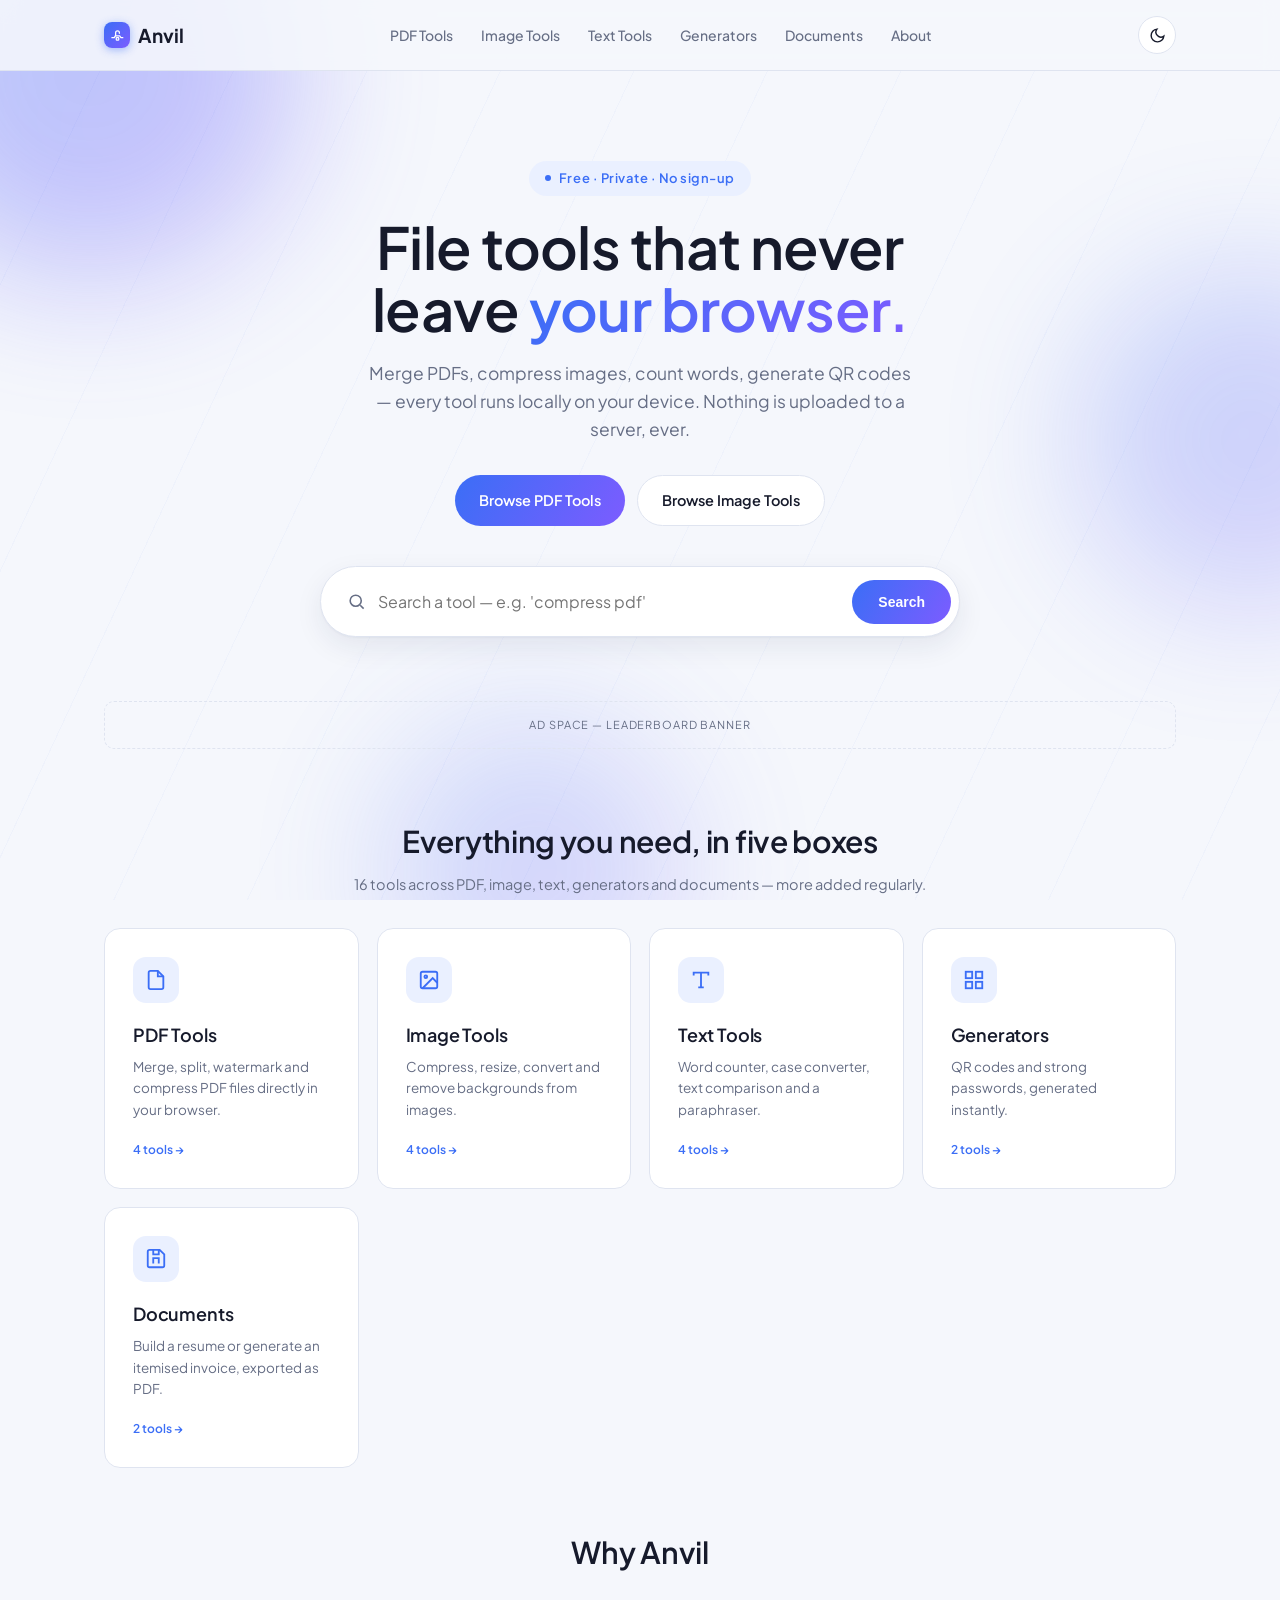
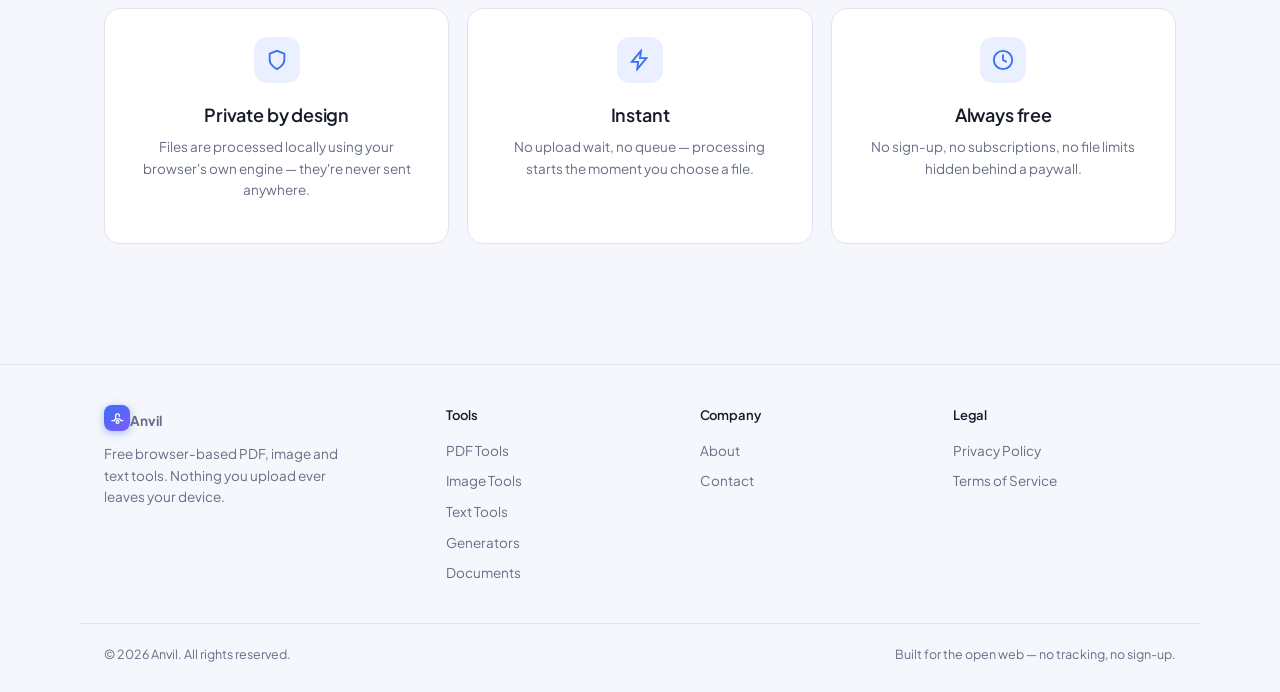
<file: index.html>
<!DOCTYPE html>
<html lang="en">
<head>
  <script async src="https://pagead2.googlesyndication.com/pagead/js/adsbygoogle.js?client=ca-pub-9794269917803109" crossorigin="anonymous"></script>
<meta charset="UTF-8">
<meta name="viewport" content="width=device-width, initial-scale=1.0">
<title>Anvil — Free Online PDF, Image & Text Tools</title>
<meta name="description" content="Free browser-based tools to merge PDFs, compress images, count words and generate QR codes. No uploads, no sign-up — everything runs locally in your browser.">
<link rel="canonical" href="https://anvil.example.com/index.html">
<meta property="og:title" content="Anvil — Free Online PDF, Image & Text Tools">
<meta property="og:description" content="Free browser-based tools to merge PDFs, compress images, count words and generate QR codes. No uploads, no sign-up — everything runs locally in your browser.">
<meta property="og:type" content="website">
<meta name="robots" content="index, follow">
<link rel="icon" href="data:image/svg+xml,<svg xmlns=%22http://www.w3.org/2000/svg%22 viewBox=%220 0 32 32%22><rect width=%2232%22 height=%2232%22 rx=%228%22 fill=%22%233b6ef6%22/><path d=%22M5 21h4l2-4h10l3 4h3v2a1.5 1.5 0 0 1-1.5 1.5h-19A1.5 1.5 0 0 1 5 23z%22 fill=%22%23fff%22/><path d=%22M11.5 17v-5a4.5 4.5 0 0 1 4.5-4.5 4.5 4.5 0 0 1 4.5 4.5v1%22 stroke=%22%23fff%22 stroke-width=%222%22 fill=%22none%22 stroke-linecap=%22round%22/><rect x=%2213.5%22 y=%2223.5%22 width=%225%22 height=%224.5%22 rx=%221%22 fill=%22%23fff%22/></svg>">
<link rel="preconnect" href="https://fonts.googleapis.com">
<link href="https://fonts.googleapis.com/css2?family=Plus+Jakarta+Sans:wght@400;500;600;700;800&display=swap" rel="stylesheet">
<link rel="stylesheet" href="assets/style.css">

</head>
<body>
<div class="bg-orbs"><span></span><span></span><span></span></div>
<div class="bg-strip"></div>
<header class="site">
  <div class="nav-row">
    <a class="brand" href="index.html"><span class="mark"><svg viewBox="0 0 24 24" fill="none" stroke="#fff" stroke-width="2" stroke-linecap="round" stroke-linejoin="round"><path d="M3 17h4l1.5-3h7l2 3h3"/><path d="M9 14V9a3 3 0 0 1 3-3 3 3 0 0 1 3 3v1"/><rect x="10" y="17" width="4" height="4" rx="1"/></svg></span>Anvil</a>
    <nav class="nav-links" id="navLinks">
      <a href="pdf-tools.html" class="">PDF Tools</a>
      <a href="image-tools.html" class="">Image Tools</a>
      <a href="text-tools.html" class="">Text Tools</a>
      <a href="generators.html" class="">Generators</a>
      <a href="documents.html" class="">Documents</a>
      <a href="about.html" class="">About</a>
    </nav>
    <div class="nav-right">
      <button class="theme-btn" onclick="toggleTheme()" aria-label="Toggle dark mode">
        <svg id="iconSun" style="display:none" viewBox="0 0 24 24" fill="none" stroke="currentColor" stroke-width="2"><circle cx="12" cy="12" r="4"/><path d="M12 2v2M12 20v2M4.93 4.93l1.41 1.41M17.66 17.66l1.41 1.41M2 12h2M20 12h2M6.34 17.66l-1.41 1.41M19.07 4.93l-1.41 1.41"/></svg>
        <svg id="iconMoon" viewBox="0 0 24 24" fill="none" stroke="currentColor" stroke-width="2"><path d="M21 12.79A9 9 0 1 1 11.21 3 7 7 0 0 0 21 12.79z"/></svg>
      </button>
      <button class="menu-toggle" onclick="toggleMenu()" aria-label="Menu">
        <svg width="22" height="22" viewBox="0 0 24 24" fill="none" stroke="currentColor" stroke-width="2"><path d="M3 6h18M3 12h18M3 18h18"/></svg>
      </button>
    </div>
  </div>
</header>

<section class="hero">
  <div class="wrap">
    <span class="eyebrow">Free · Private · No sign-up</span>
    <h1>File tools that never<br>leave <span class="accent">your browser.</span></h1>
    <p class="lead">Merge PDFs, compress images, count words, generate QR codes — every tool runs locally on your device. Nothing is uploaded to a server, ever.</p>
    <div class="hero-cta">
      <a href="pdf-tools.html" class="btn btn-primary">Browse PDF Tools</a>
      <a href="image-tools.html" class="btn btn-ghost">Browse Image Tools</a>
    </div>
    <div class="search-bar">
      <svg viewBox="0 0 24 24" fill="none" stroke="currentColor" stroke-width="2"><circle cx="11" cy="11" r="7"/><path d="m21 21-4.3-4.3"/></svg>
      <input type="text" id="searchInput" placeholder="Search a tool — e.g. 'compress pdf'" oninput="filterTools(this.value)" onkeydown="if(event.key==='Enter'){event.preventDefault(); document.getElementById('tool-grid-anchor').scrollIntoView({behavior:'smooth'});}">
      <button type="button" onclick="document.getElementById('tool-grid-anchor').scrollIntoView({behavior:'smooth'})">Search</button>
    </div>
  </div>
</section>

<div class="ad-slot"><div class="box">ad space — leaderboard banner</div></div>

<section class="section" id="tool-grid-anchor">
  <div class="wrap">
    <div class="section-head">
      <div>
        <h2>Everything you need, in five boxes</h2>
        <p>16 tools across PDF, image, text, generators and documents — more added regularly.</p>
      </div>
    </div>
    <div class="cat-grid">

      <a class="cat-card" data-search href="pdf-tools.html">
        <div class="icon"><svg viewBox="0 0 24 24" fill="none" stroke="currentColor" stroke-width="2"><path d="M14 2H6a2 2 0 0 0-2 2v16a2 2 0 0 0 2 2h12a2 2 0 0 0 2-2V8z"/><path d="M14 2v6h6"/></svg></div>
        <h3>PDF Tools</h3>
        <p>Merge, split, watermark and compress PDF files directly in your browser.</p>
        <span class="count">4 tools →</span>
      </a>

      <a class="cat-card" data-search href="image-tools.html">
        <div class="icon"><svg viewBox="0 0 24 24" fill="none" stroke="currentColor" stroke-width="2"><rect x="3" y="3" width="18" height="18" rx="2"/><circle cx="8.5" cy="8.5" r="1.5"/><path d="m21 15-5-5L5 21"/></svg></div>
        <h3>Image Tools</h3>
        <p>Compress, resize, convert and remove backgrounds from images.</p>
        <span class="count">4 tools →</span>
      </a>

      <a class="cat-card" data-search href="text-tools.html">
        <div class="icon"><svg viewBox="0 0 24 24" fill="none" stroke="currentColor" stroke-width="2"><path d="M4 7V4h16v3M9 20h6M12 4v16"/></svg></div>
        <h3>Text Tools</h3>
        <p>Word counter, case converter, text comparison and a paraphraser.</p>
        <span class="count">4 tools →</span>
      </a>

      <a class="cat-card" data-search href="generators.html">
        <div class="icon"><svg viewBox="0 0 24 24" fill="none" stroke="currentColor" stroke-width="2"><rect x="3" y="3" width="7" height="7"/><rect x="14" y="3" width="7" height="7"/><rect x="3" y="14" width="7" height="7"/><rect x="14" y="14" width="7" height="7"/></svg></div>
        <h3>Generators</h3>
        <p>QR codes and strong passwords, generated instantly.</p>
        <span class="count">2 tools →</span>
      </a>

      <a class="cat-card" data-search href="documents.html">
        <div class="icon"><svg viewBox="0 0 24 24" fill="none" stroke="currentColor" stroke-width="2"><path d="M9 17v-6h6v6M9 3v4h6V3M5 21h14a2 2 0 0 0 2-2V7l-5-5H5a2 2 0 0 0-2 2v15a2 2 0 0 0 2 2z"/></svg></div>
        <h3>Documents</h3>
        <p>Build a resume or generate an itemised invoice, exported as PDF.</p>
        <span class="count">2 tools →</span>
      </a>

    </div>
  </div>
</section>

<section class="section" style="padding-top:0;">
  <div class="wrap">
    <div class="section-head">
      <div>
        <h2>Why Anvil</h2>
      </div>
    </div>
    <div class="cat-grid">
      <div class="cat-card" style="text-align:center;">
        <div class="icon" style="margin:0 auto 18px;"><svg viewBox="0 0 24 24" fill="none" stroke="currentColor" stroke-width="2"><path d="M12 22s8-4 8-10V5l-8-3-8 3v7c0 6 8 10 8 10z"/></svg></div>
        <h3>Private by design</h3>
        <p>Files are processed locally using your browser's own engine — they're never sent anywhere.</p>
      </div>
      <div class="cat-card" style="text-align:center;">
        <div class="icon" style="margin:0 auto 18px;"><svg viewBox="0 0 24 24" fill="none" stroke="currentColor" stroke-width="2"><path d="M13 2 3 14h7l-1 8 10-12h-7l1-8z"/></svg></div>
        <h3>Instant</h3>
        <p>No upload wait, no queue — processing starts the moment you choose a file.</p>
      </div>
      <div class="cat-card" style="text-align:center;">
        <div class="icon" style="margin:0 auto 18px;"><svg viewBox="0 0 24 24" fill="none" stroke="currentColor" stroke-width="2"><circle cx="12" cy="12" r="10"/><path d="M12 6v6l4 2"/></svg></div>
        <h3>Always free</h3>
        <p>No sign-up, no subscriptions, no file limits hidden behind a paywall.</p>
      </div>
    </div>
  </div>
</section>
<footer class="site">
  <div class="foot-grid">
    <div>
      <a class="brand" href="index.html"><span class="mark"><svg viewBox="0 0 24 24" fill="none" stroke="#fff" stroke-width="2" stroke-linecap="round" stroke-linejoin="round"><path d="M3 17h4l1.5-3h7l2 3h3"/><path d="M9 14V9a3 3 0 0 1 3-3 3 3 0 0 1 3 3v1"/><rect x="10" y="17" width="4" height="4" rx="1"/></svg></span>Anvil</a>
      <p style="font-size:13.5px; color:var(--muted); margin-top:12px; max-width:240px;">Free browser-based PDF, image and text tools. Nothing you upload ever leaves your device.</p>
    </div>
    <div>
      <h4>Tools</h4>
      <a href="pdf-tools.html">PDF Tools</a>
      <a href="image-tools.html">Image Tools</a>
      <a href="text-tools.html">Text Tools</a>
      <a href="generators.html">Generators</a>
      <a href="documents.html">Documents</a>
    </div>
    <div>
      <h4>Company</h4>
      <a href="about.html">About</a>
      <a href="contact.html">Contact</a>
    </div>
    <div>
      <h4>Legal</h4>
      <a href="privacy.html">Privacy Policy</a>
      <a href="terms.html">Terms of Service</a>
    </div>
  </div>
  <div class="foot-bottom">
    <span>© <span id="year"></span> Anvil. All rights reserved.</span>
    <span>Built for the open web — no tracking, no sign-up.</span>
  </div>
</footer>
<script>document.getElementById('year').textContent = new Date().getFullYear();</script>
<script src="assets/main.js"></script>

</body>
</html>
</file>
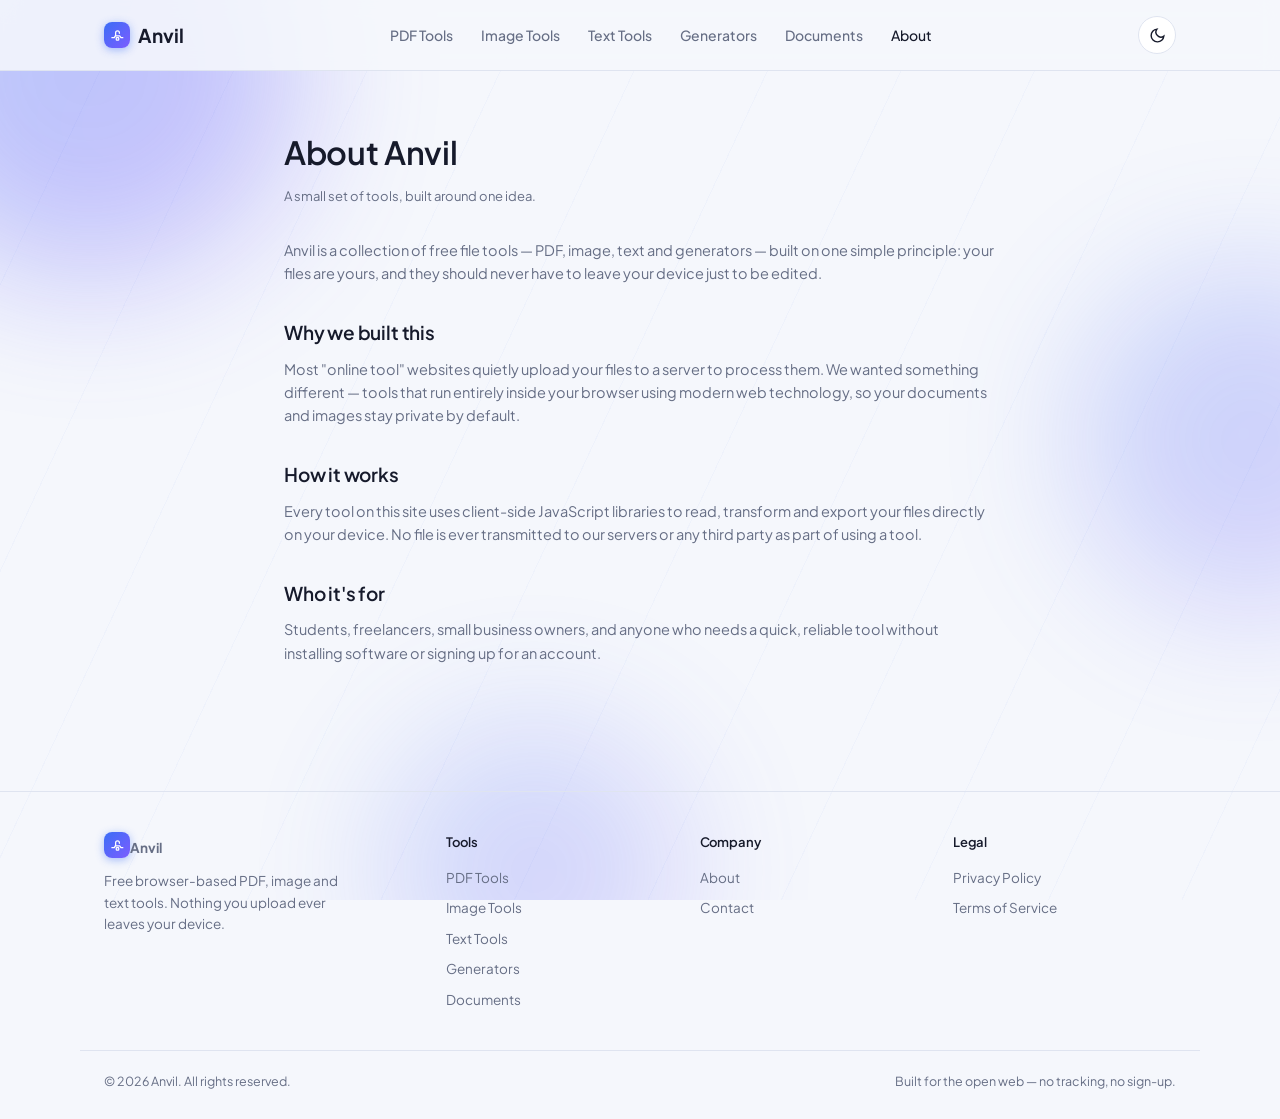
<file: about.html>
<!DOCTYPE html>
<html lang="en">
<head>
  <script async src="https://pagead2.googlesyndication.com/pagead/js/adsbygoogle.js?client=ca-pub-9794269917803109" crossorigin="anonymous"></script>
<meta charset="UTF-8">
<meta name="viewport" content="width=device-width, initial-scale=1.0">
<title>About Anvil — Free Browser-Based File Tools</title>
<meta name="description" content="Learn how Anvil's free PDF, image and text tools work entirely in your browser without uploading your files.">
<link rel="canonical" href="https://anvil.example.com/about.html">
<meta property="og:title" content="About Anvil — Free Browser-Based File Tools">
<meta property="og:description" content="Learn how Anvil's free PDF, image and text tools work entirely in your browser without uploading your files.">
<meta property="og:type" content="website">
<meta name="robots" content="index, follow">
<link rel="icon" href="data:image/svg+xml,<svg xmlns=%22http://www.w3.org/2000/svg%22 viewBox=%220 0 32 32%22><rect width=%2232%22 height=%2232%22 rx=%228%22 fill=%22%233b6ef6%22/><path d=%22M5 21h4l2-4h10l3 4h3v2a1.5 1.5 0 0 1-1.5 1.5h-19A1.5 1.5 0 0 1 5 23z%22 fill=%22%23fff%22/><path d=%22M11.5 17v-5a4.5 4.5 0 0 1 4.5-4.5 4.5 4.5 0 0 1 4.5 4.5v1%22 stroke=%22%23fff%22 stroke-width=%222%22 fill=%22none%22 stroke-linecap=%22round%22/><rect x=%2213.5%22 y=%2223.5%22 width=%225%22 height=%224.5%22 rx=%221%22 fill=%22%23fff%22/></svg>">
<link rel="preconnect" href="https://fonts.googleapis.com">
<link href="https://fonts.googleapis.com/css2?family=Plus+Jakarta+Sans:wght@400;500;600;700;800&display=swap" rel="stylesheet">
<link rel="stylesheet" href="assets/style.css">

</head>
<body>
<div class="bg-orbs"><span></span><span></span><span></span></div>
<div class="bg-strip"></div>
<header class="site">
  <div class="nav-row">
    <a class="brand" href="index.html"><span class="mark"><svg viewBox="0 0 24 24" fill="none" stroke="#fff" stroke-width="2" stroke-linecap="round" stroke-linejoin="round"><path d="M3 17h4l1.5-3h7l2 3h3"/><path d="M9 14V9a3 3 0 0 1 3-3 3 3 0 0 1 3 3v1"/><rect x="10" y="17" width="4" height="4" rx="1"/></svg></span>Anvil</a>
    <nav class="nav-links" id="navLinks">
      <a href="pdf-tools.html" class="">PDF Tools</a>
      <a href="image-tools.html" class="">Image Tools</a>
      <a href="text-tools.html" class="">Text Tools</a>
      <a href="generators.html" class="">Generators</a>
      <a href="documents.html" class="">Documents</a>
      <a href="about.html" class="active">About</a>
    </nav>
    <div class="nav-right">
      <button class="theme-btn" onclick="toggleTheme()" aria-label="Toggle dark mode">
        <svg id="iconSun" style="display:none" viewBox="0 0 24 24" fill="none" stroke="currentColor" stroke-width="2"><circle cx="12" cy="12" r="4"/><path d="M12 2v2M12 20v2M4.93 4.93l1.41 1.41M17.66 17.66l1.41 1.41M2 12h2M20 12h2M6.34 17.66l-1.41 1.41M19.07 4.93l-1.41 1.41"/></svg>
        <svg id="iconMoon" viewBox="0 0 24 24" fill="none" stroke="currentColor" stroke-width="2"><path d="M21 12.79A9 9 0 1 1 11.21 3 7 7 0 0 0 21 12.79z"/></svg>
      </button>
      <button class="menu-toggle" onclick="toggleMenu()" aria-label="Menu">
        <svg width="22" height="22" viewBox="0 0 24 24" fill="none" stroke="currentColor" stroke-width="2"><path d="M3 6h18M3 12h18M3 18h18"/></svg>
      </button>
    </div>
  </div>
</header>

<div class="prose">
  <h1>About Anvil</h1>
  <p class="updated">A small set of tools, built around one idea.</p>
  <p>Anvil is a collection of free file tools — PDF, image, text and generators — built on one simple principle: your files are yours, and they should never have to leave your device just to be edited.</p>
  <h2>Why we built this</h2>
  <p>Most "online tool" websites quietly upload your files to a server to process them. We wanted something different — tools that run entirely inside your browser using modern web technology, so your documents and images stay private by default.</p>
  <h2>How it works</h2>
  <p>Every tool on this site uses client-side JavaScript libraries to read, transform and export your files directly on your device. No file is ever transmitted to our servers or any third party as part of using a tool.</p>
  <h2>Who it's for</h2>
  <p>Students, freelancers, small business owners, and anyone who needs a quick, reliable tool without installing software or signing up for an account.</p>
</div>
<footer class="site">
  <div class="foot-grid">
    <div>
      <a class="brand" href="index.html"><span class="mark"><svg viewBox="0 0 24 24" fill="none" stroke="#fff" stroke-width="2" stroke-linecap="round" stroke-linejoin="round"><path d="M3 17h4l1.5-3h7l2 3h3"/><path d="M9 14V9a3 3 0 0 1 3-3 3 3 0 0 1 3 3v1"/><rect x="10" y="17" width="4" height="4" rx="1"/></svg></span>Anvil</a>
      <p style="font-size:13.5px; color:var(--muted); margin-top:12px; max-width:240px;">Free browser-based PDF, image and text tools. Nothing you upload ever leaves your device.</p>
    </div>
    <div>
      <h4>Tools</h4>
      <a href="pdf-tools.html">PDF Tools</a>
      <a href="image-tools.html">Image Tools</a>
      <a href="text-tools.html">Text Tools</a>
      <a href="generators.html">Generators</a>
      <a href="documents.html">Documents</a>
    </div>
    <div>
      <h4>Company</h4>
      <a href="about.html">About</a>
      <a href="contact.html">Contact</a>
    </div>
    <div>
      <h4>Legal</h4>
      <a href="privacy.html">Privacy Policy</a>
      <a href="terms.html">Terms of Service</a>
    </div>
  </div>
  <div class="foot-bottom">
    <span>© <span id="year"></span> Anvil. All rights reserved.</span>
    <span>Built for the open web — no tracking, no sign-up.</span>
  </div>
</footer>
<script>document.getElementById('year').textContent = new Date().getFullYear();</script>
<script src="assets/main.js"></script>

</body>
</html>
</file>
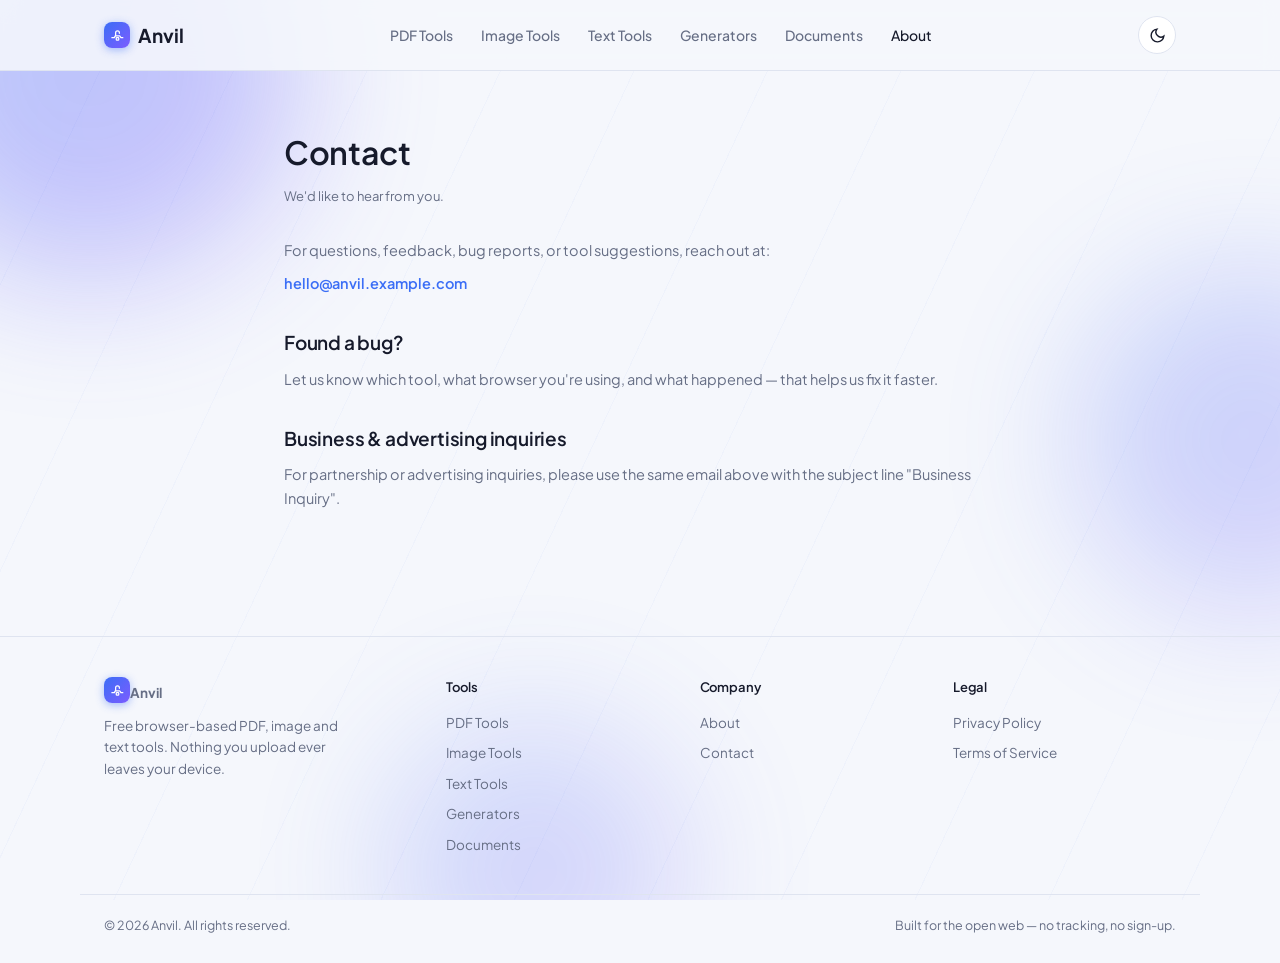
<file: contact.html>
<!DOCTYPE html>
<html lang="en">
<head>
  <script async src="https://pagead2.googlesyndication.com/pagead/js/adsbygoogle.js?client=ca-pub-9794269917803109" crossorigin="anonymous"></script>
<meta charset="UTF-8">
<meta name="viewport" content="width=device-width, initial-scale=1.0">
<title>Contact Anvil</title>
<meta name="description" content="Get in touch with the Anvil team for feedback, bug reports or business inquiries.">
<link rel="canonical" href="https://anvil.example.com/contact.html">
<meta property="og:title" content="Contact Anvil">
<meta property="og:description" content="Get in touch with the Anvil team for feedback, bug reports or business inquiries.">
<meta property="og:type" content="website">
<meta name="robots" content="index, follow">
<link rel="icon" href="data:image/svg+xml,<svg xmlns=%22http://www.w3.org/2000/svg%22 viewBox=%220 0 32 32%22><rect width=%2232%22 height=%2232%22 rx=%228%22 fill=%22%233b6ef6%22/><path d=%22M5 21h4l2-4h10l3 4h3v2a1.5 1.5 0 0 1-1.5 1.5h-19A1.5 1.5 0 0 1 5 23z%22 fill=%22%23fff%22/><path d=%22M11.5 17v-5a4.5 4.5 0 0 1 4.5-4.5 4.5 4.5 0 0 1 4.5 4.5v1%22 stroke=%22%23fff%22 stroke-width=%222%22 fill=%22none%22 stroke-linecap=%22round%22/><rect x=%2213.5%22 y=%2223.5%22 width=%225%22 height=%224.5%22 rx=%221%22 fill=%22%23fff%22/></svg>">
<link rel="preconnect" href="https://fonts.googleapis.com">
<link href="https://fonts.googleapis.com/css2?family=Plus+Jakarta+Sans:wght@400;500;600;700;800&display=swap" rel="stylesheet">
<link rel="stylesheet" href="assets/style.css">

</head>
<body>
<div class="bg-orbs"><span></span><span></span><span></span></div>
<div class="bg-strip"></div>
<header class="site">
  <div class="nav-row">
    <a class="brand" href="index.html"><span class="mark"><svg viewBox="0 0 24 24" fill="none" stroke="#fff" stroke-width="2" stroke-linecap="round" stroke-linejoin="round"><path d="M3 17h4l1.5-3h7l2 3h3"/><path d="M9 14V9a3 3 0 0 1 3-3 3 3 0 0 1 3 3v1"/><rect x="10" y="17" width="4" height="4" rx="1"/></svg></span>Anvil</a>
    <nav class="nav-links" id="navLinks">
      <a href="pdf-tools.html" class="">PDF Tools</a>
      <a href="image-tools.html" class="">Image Tools</a>
      <a href="text-tools.html" class="">Text Tools</a>
      <a href="generators.html" class="">Generators</a>
      <a href="documents.html" class="">Documents</a>
      <a href="about.html" class="active">About</a>
    </nav>
    <div class="nav-right">
      <button class="theme-btn" onclick="toggleTheme()" aria-label="Toggle dark mode">
        <svg id="iconSun" style="display:none" viewBox="0 0 24 24" fill="none" stroke="currentColor" stroke-width="2"><circle cx="12" cy="12" r="4"/><path d="M12 2v2M12 20v2M4.93 4.93l1.41 1.41M17.66 17.66l1.41 1.41M2 12h2M20 12h2M6.34 17.66l-1.41 1.41M19.07 4.93l-1.41 1.41"/></svg>
        <svg id="iconMoon" viewBox="0 0 24 24" fill="none" stroke="currentColor" stroke-width="2"><path d="M21 12.79A9 9 0 1 1 11.21 3 7 7 0 0 0 21 12.79z"/></svg>
      </button>
      <button class="menu-toggle" onclick="toggleMenu()" aria-label="Menu">
        <svg width="22" height="22" viewBox="0 0 24 24" fill="none" stroke="currentColor" stroke-width="2"><path d="M3 6h18M3 12h18M3 18h18"/></svg>
      </button>
    </div>
  </div>
</header>

<div class="prose">
  <h1>Contact</h1>
  <p class="updated">We'd like to hear from you.</p>
  <p>For questions, feedback, bug reports, or tool suggestions, reach out at:</p>
  <p style="margin-top:6px;"><a href="mailto:hello@anvil.example.com" style="color:var(--accent); font-weight:600;">hello@anvil.example.com</a></p>
  <h2>Found a bug?</h2>
  <p>Let us know which tool, what browser you're using, and what happened — that helps us fix it faster.</p>
  <h2>Business &amp; advertising inquiries</h2>
  <p>For partnership or advertising inquiries, please use the same email above with the subject line "Business Inquiry".</p>
</div>
<footer class="site">
  <div class="foot-grid">
    <div>
      <a class="brand" href="index.html"><span class="mark"><svg viewBox="0 0 24 24" fill="none" stroke="#fff" stroke-width="2" stroke-linecap="round" stroke-linejoin="round"><path d="M3 17h4l1.5-3h7l2 3h3"/><path d="M9 14V9a3 3 0 0 1 3-3 3 3 0 0 1 3 3v1"/><rect x="10" y="17" width="4" height="4" rx="1"/></svg></span>Anvil</a>
      <p style="font-size:13.5px; color:var(--muted); margin-top:12px; max-width:240px;">Free browser-based PDF, image and text tools. Nothing you upload ever leaves your device.</p>
    </div>
    <div>
      <h4>Tools</h4>
      <a href="pdf-tools.html">PDF Tools</a>
      <a href="image-tools.html">Image Tools</a>
      <a href="text-tools.html">Text Tools</a>
      <a href="generators.html">Generators</a>
      <a href="documents.html">Documents</a>
    </div>
    <div>
      <h4>Company</h4>
      <a href="about.html">About</a>
      <a href="contact.html">Contact</a>
    </div>
    <div>
      <h4>Legal</h4>
      <a href="privacy.html">Privacy Policy</a>
      <a href="terms.html">Terms of Service</a>
    </div>
  </div>
  <div class="foot-bottom">
    <span>© <span id="year"></span> Anvil. All rights reserved.</span>
    <span>Built for the open web — no tracking, no sign-up.</span>
  </div>
</footer>
<script>document.getElementById('year').textContent = new Date().getFullYear();</script>
<script src="assets/main.js"></script>

</body>
</html>
</file>
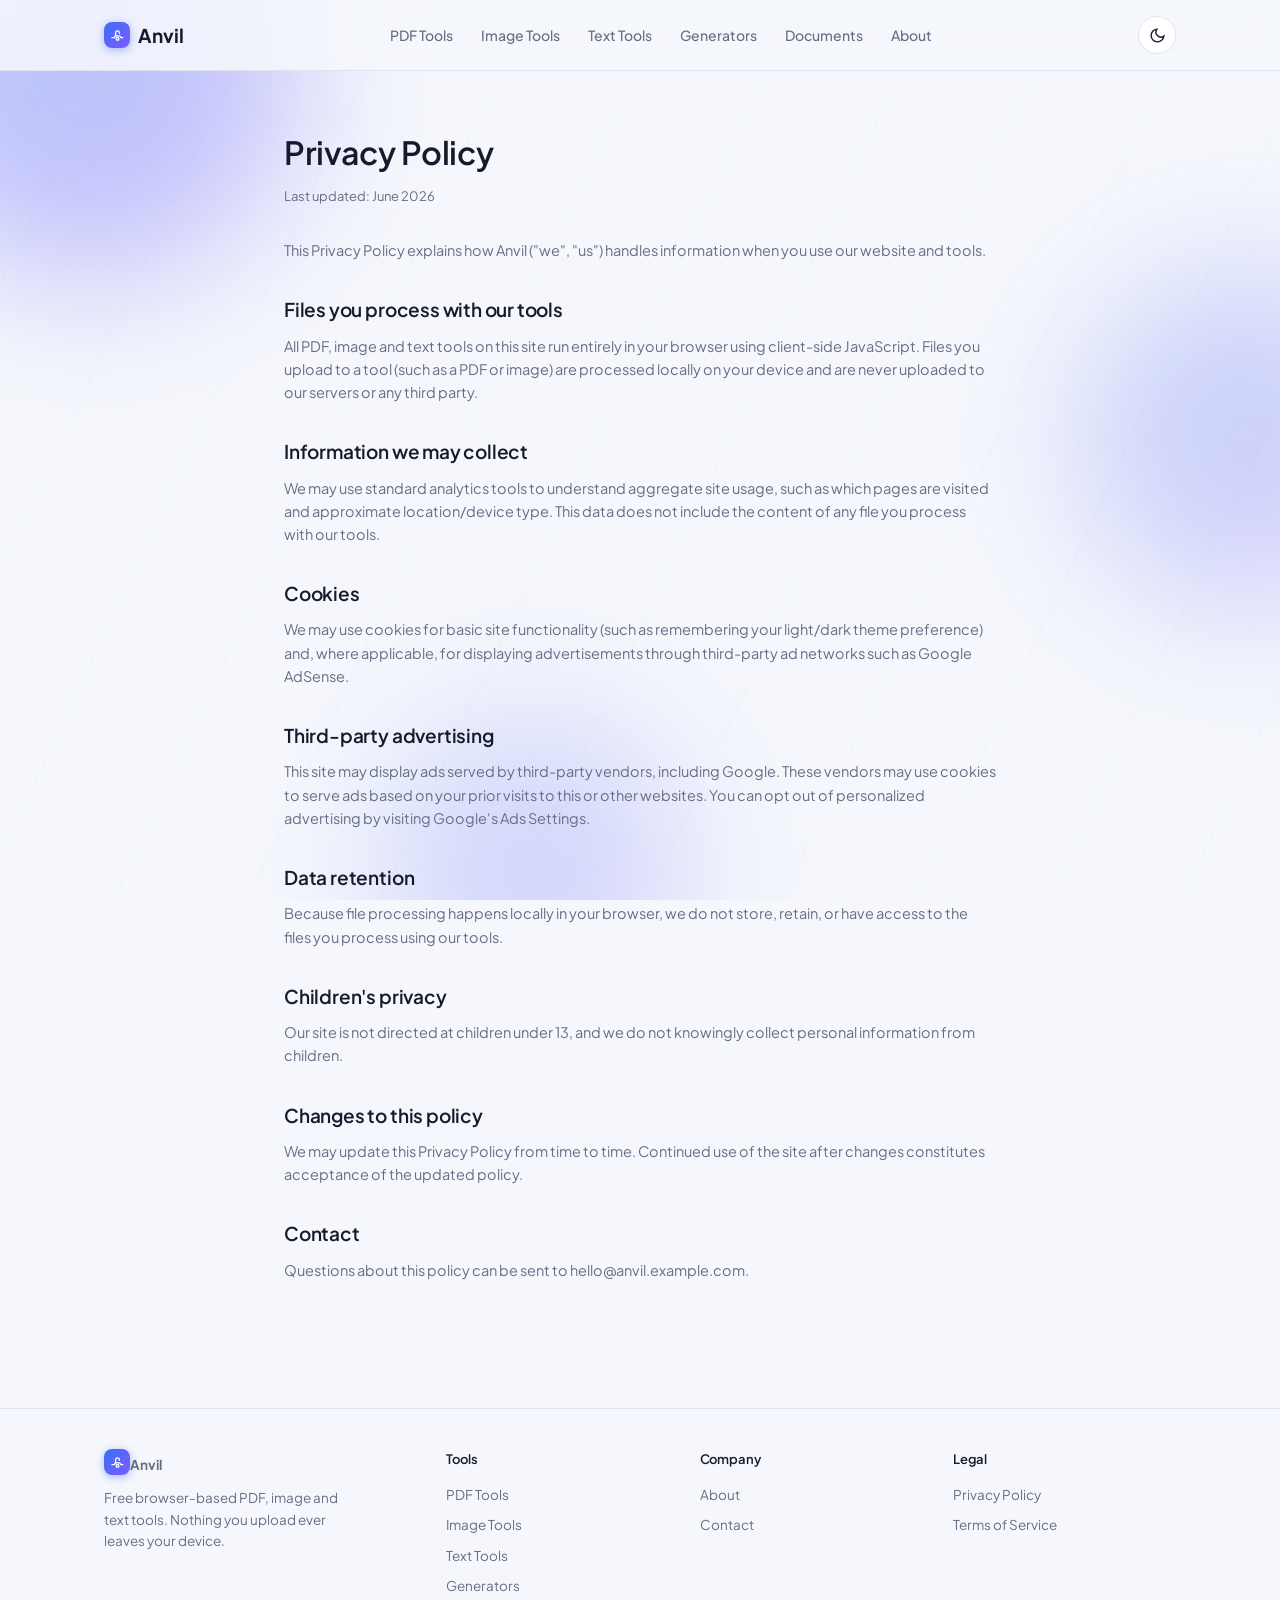
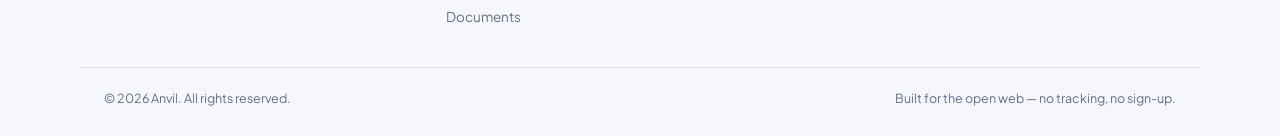
<file: privacy.html>
<!DOCTYPE html>
<html lang="en">
<head>
  <script async src="https://pagead2.googlesyndication.com/pagead/js/adsbygoogle.js?client=ca-pub-9794269917803109" crossorigin="anonymous"></script>
<meta charset="UTF-8">
<meta name="viewport" content="width=device-width, initial-scale=1.0">
<title>Privacy Policy — Anvil</title>
<meta name="description" content="Anvil Privacy Policy: how we handle your data, files, cookies and third-party advertising.">
<link rel="canonical" href="https://anvil.example.com/privacy.html">
<meta property="og:title" content="Privacy Policy — Anvil">
<meta property="og:description" content="Anvil Privacy Policy: how we handle your data, files, cookies and third-party advertising.">
<meta property="og:type" content="website">
<meta name="robots" content="index, follow">
<link rel="icon" href="data:image/svg+xml,<svg xmlns=%22http://www.w3.org/2000/svg%22 viewBox=%220 0 32 32%22><rect width=%2232%22 height=%2232%22 rx=%228%22 fill=%22%233b6ef6%22/><path d=%22M5 21h4l2-4h10l3 4h3v2a1.5 1.5 0 0 1-1.5 1.5h-19A1.5 1.5 0 0 1 5 23z%22 fill=%22%23fff%22/><path d=%22M11.5 17v-5a4.5 4.5 0 0 1 4.5-4.5 4.5 4.5 0 0 1 4.5 4.5v1%22 stroke=%22%23fff%22 stroke-width=%222%22 fill=%22none%22 stroke-linecap=%22round%22/><rect x=%2213.5%22 y=%2223.5%22 width=%225%22 height=%224.5%22 rx=%221%22 fill=%22%23fff%22/></svg>">
<link rel="preconnect" href="https://fonts.googleapis.com">
<link href="https://fonts.googleapis.com/css2?family=Plus+Jakarta+Sans:wght@400;500;600;700;800&display=swap" rel="stylesheet">
<link rel="stylesheet" href="assets/style.css">

</head>
<body>
<div class="bg-orbs"><span></span><span></span><span></span></div>
<div class="bg-strip"></div>
<header class="site">
  <div class="nav-row">
    <a class="brand" href="index.html"><span class="mark"><svg viewBox="0 0 24 24" fill="none" stroke="#fff" stroke-width="2" stroke-linecap="round" stroke-linejoin="round"><path d="M3 17h4l1.5-3h7l2 3h3"/><path d="M9 14V9a3 3 0 0 1 3-3 3 3 0 0 1 3 3v1"/><rect x="10" y="17" width="4" height="4" rx="1"/></svg></span>Anvil</a>
    <nav class="nav-links" id="navLinks">
      <a href="pdf-tools.html" class="">PDF Tools</a>
      <a href="image-tools.html" class="">Image Tools</a>
      <a href="text-tools.html" class="">Text Tools</a>
      <a href="generators.html" class="">Generators</a>
      <a href="documents.html" class="">Documents</a>
      <a href="about.html" class="">About</a>
    </nav>
    <div class="nav-right">
      <button class="theme-btn" onclick="toggleTheme()" aria-label="Toggle dark mode">
        <svg id="iconSun" style="display:none" viewBox="0 0 24 24" fill="none" stroke="currentColor" stroke-width="2"><circle cx="12" cy="12" r="4"/><path d="M12 2v2M12 20v2M4.93 4.93l1.41 1.41M17.66 17.66l1.41 1.41M2 12h2M20 12h2M6.34 17.66l-1.41 1.41M19.07 4.93l-1.41 1.41"/></svg>
        <svg id="iconMoon" viewBox="0 0 24 24" fill="none" stroke="currentColor" stroke-width="2"><path d="M21 12.79A9 9 0 1 1 11.21 3 7 7 0 0 0 21 12.79z"/></svg>
      </button>
      <button class="menu-toggle" onclick="toggleMenu()" aria-label="Menu">
        <svg width="22" height="22" viewBox="0 0 24 24" fill="none" stroke="currentColor" stroke-width="2"><path d="M3 6h18M3 12h18M3 18h18"/></svg>
      </button>
    </div>
  </div>
</header>

<div class="prose">
  <h1>Privacy Policy</h1>
  <p class="updated">Last updated: June 2026</p>
  <p>This Privacy Policy explains how Anvil ("we", "us") handles information when you use our website and tools.</p>

  <h2>Files you process with our tools</h2>
  <p>All PDF, image and text tools on this site run entirely in your browser using client-side JavaScript. Files you upload to a tool (such as a PDF or image) are processed locally on your device and are never uploaded to our servers or any third party.</p>

  <h2>Information we may collect</h2>
  <p>We may use standard analytics tools to understand aggregate site usage, such as which pages are visited and approximate location/device type. This data does not include the content of any file you process with our tools.</p>

  <h2>Cookies</h2>
  <p>We may use cookies for basic site functionality (such as remembering your light/dark theme preference) and, where applicable, for displaying advertisements through third-party ad networks such as Google AdSense.</p>

  <h2>Third-party advertising</h2>
  <p>This site may display ads served by third-party vendors, including Google. These vendors may use cookies to serve ads based on your prior visits to this or other websites. You can opt out of personalized advertising by visiting Google's Ads Settings.</p>

  <h2>Data retention</h2>
  <p>Because file processing happens locally in your browser, we do not store, retain, or have access to the files you process using our tools.</p>

  <h2>Children's privacy</h2>
  <p>Our site is not directed at children under 13, and we do not knowingly collect personal information from children.</p>

  <h2>Changes to this policy</h2>
  <p>We may update this Privacy Policy from time to time. Continued use of the site after changes constitutes acceptance of the updated policy.</p>

  <h2>Contact</h2>
  <p>Questions about this policy can be sent to hello@anvil.example.com.</p>
</div>
<footer class="site">
  <div class="foot-grid">
    <div>
      <a class="brand" href="index.html"><span class="mark"><svg viewBox="0 0 24 24" fill="none" stroke="#fff" stroke-width="2" stroke-linecap="round" stroke-linejoin="round"><path d="M3 17h4l1.5-3h7l2 3h3"/><path d="M9 14V9a3 3 0 0 1 3-3 3 3 0 0 1 3 3v1"/><rect x="10" y="17" width="4" height="4" rx="1"/></svg></span>Anvil</a>
      <p style="font-size:13.5px; color:var(--muted); margin-top:12px; max-width:240px;">Free browser-based PDF, image and text tools. Nothing you upload ever leaves your device.</p>
    </div>
    <div>
      <h4>Tools</h4>
      <a href="pdf-tools.html">PDF Tools</a>
      <a href="image-tools.html">Image Tools</a>
      <a href="text-tools.html">Text Tools</a>
      <a href="generators.html">Generators</a>
      <a href="documents.html">Documents</a>
    </div>
    <div>
      <h4>Company</h4>
      <a href="about.html">About</a>
      <a href="contact.html">Contact</a>
    </div>
    <div>
      <h4>Legal</h4>
      <a href="privacy.html">Privacy Policy</a>
      <a href="terms.html">Terms of Service</a>
    </div>
  </div>
  <div class="foot-bottom">
    <span>© <span id="year"></span> Anvil. All rights reserved.</span>
    <span>Built for the open web — no tracking, no sign-up.</span>
  </div>
</footer>
<script>document.getElementById('year').textContent = new Date().getFullYear();</script>
<script src="assets/main.js"></script>

</body>
</html>
</file>
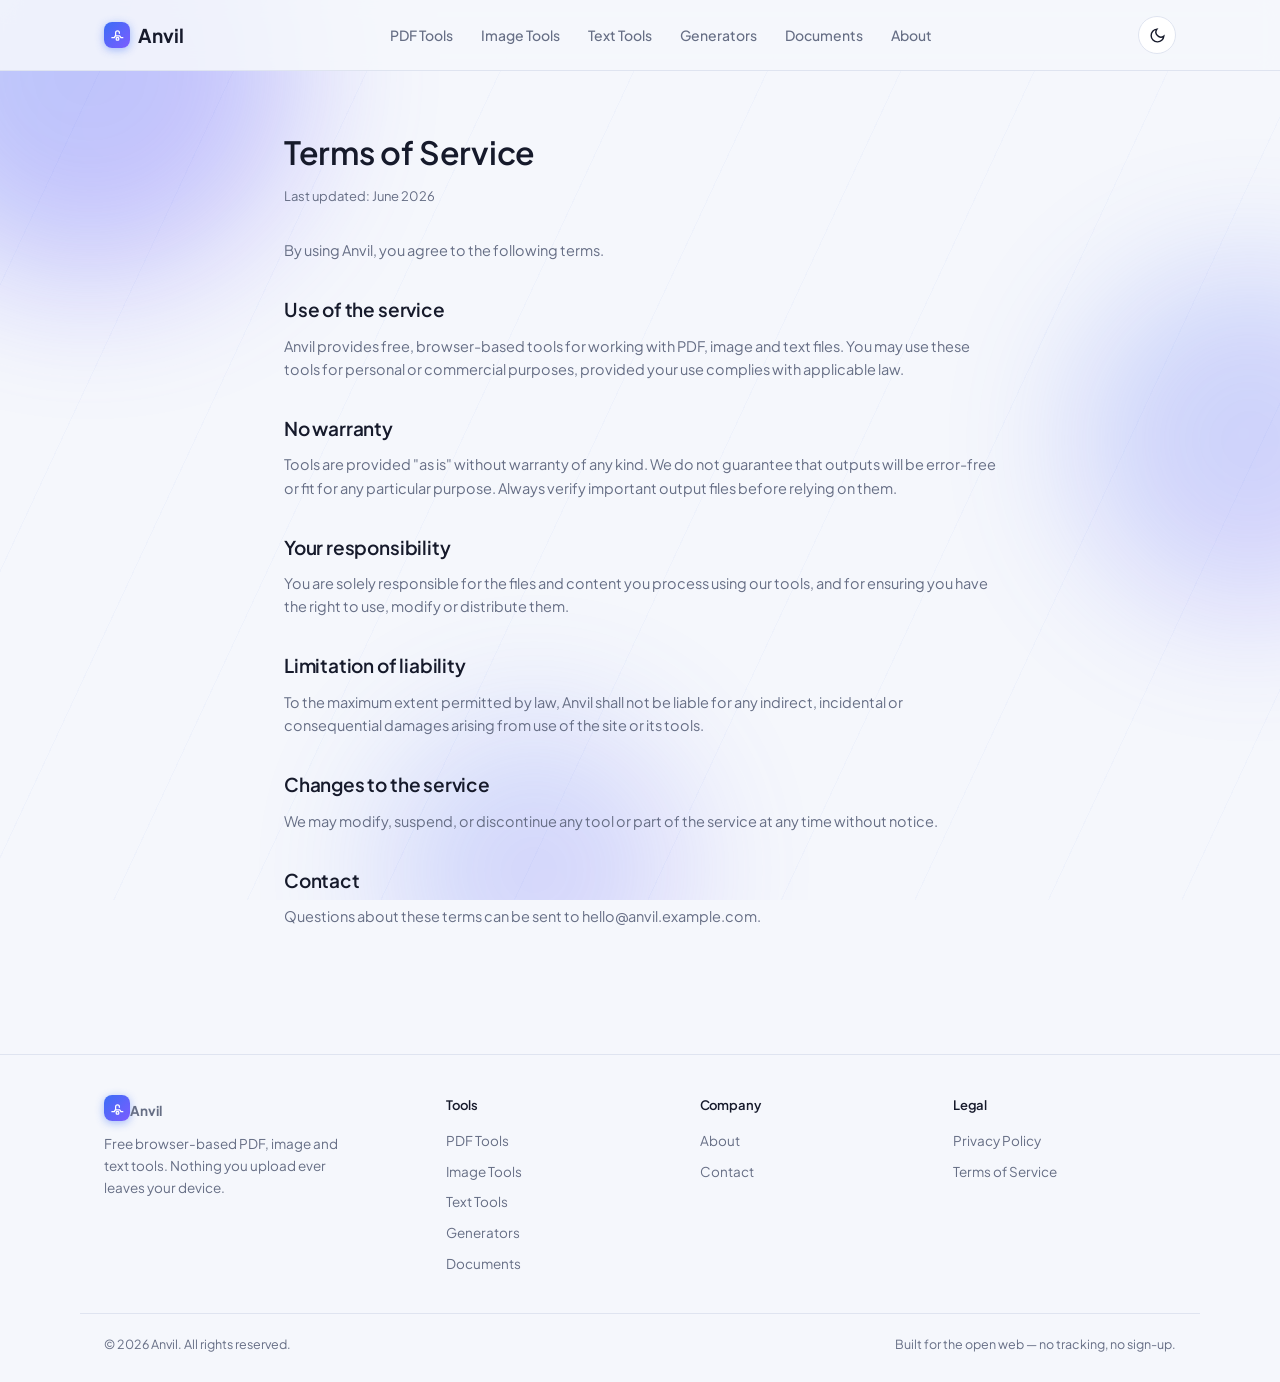
<file: terms.html>
<!DOCTYPE html>
<html lang="en">
<head>
  <script async src="https://pagead2.googlesyndication.com/pagead/js/adsbygoogle.js?client=ca-pub-9794269917803109" crossorigin="anonymous"></script>
<meta charset="UTF-8">
<meta name="viewport" content="width=device-width, initial-scale=1.0">
<title>Terms of Service — Anvil</title>
<meta name="description" content="Terms of Service for using Anvil's free online PDF, image and text tools.">
<link rel="canonical" href="https://anvil.example.com/terms.html">
<meta property="og:title" content="Terms of Service — Anvil">
<meta property="og:description" content="Terms of Service for using Anvil's free online PDF, image and text tools.">
<meta property="og:type" content="website">
<meta name="robots" content="index, follow">
<link rel="icon" href="data:image/svg+xml,<svg xmlns=%22http://www.w3.org/2000/svg%22 viewBox=%220 0 32 32%22><rect width=%2232%22 height=%2232%22 rx=%228%22 fill=%22%233b6ef6%22/><path d=%22M5 21h4l2-4h10l3 4h3v2a1.5 1.5 0 0 1-1.5 1.5h-19A1.5 1.5 0 0 1 5 23z%22 fill=%22%23fff%22/><path d=%22M11.5 17v-5a4.5 4.5 0 0 1 4.5-4.5 4.5 4.5 0 0 1 4.5 4.5v1%22 stroke=%22%23fff%22 stroke-width=%222%22 fill=%22none%22 stroke-linecap=%22round%22/><rect x=%2213.5%22 y=%2223.5%22 width=%225%22 height=%224.5%22 rx=%221%22 fill=%22%23fff%22/></svg>">
<link rel="preconnect" href="https://fonts.googleapis.com">
<link href="https://fonts.googleapis.com/css2?family=Plus+Jakarta+Sans:wght@400;500;600;700;800&display=swap" rel="stylesheet">
<link rel="stylesheet" href="assets/style.css">

</head>
<body>
<div class="bg-orbs"><span></span><span></span><span></span></div>
<div class="bg-strip"></div>
<header class="site">
  <div class="nav-row">
    <a class="brand" href="index.html"><span class="mark"><svg viewBox="0 0 24 24" fill="none" stroke="#fff" stroke-width="2" stroke-linecap="round" stroke-linejoin="round"><path d="M3 17h4l1.5-3h7l2 3h3"/><path d="M9 14V9a3 3 0 0 1 3-3 3 3 0 0 1 3 3v1"/><rect x="10" y="17" width="4" height="4" rx="1"/></svg></span>Anvil</a>
    <nav class="nav-links" id="navLinks">
      <a href="pdf-tools.html" class="">PDF Tools</a>
      <a href="image-tools.html" class="">Image Tools</a>
      <a href="text-tools.html" class="">Text Tools</a>
      <a href="generators.html" class="">Generators</a>
      <a href="documents.html" class="">Documents</a>
      <a href="about.html" class="">About</a>
    </nav>
    <div class="nav-right">
      <button class="theme-btn" onclick="toggleTheme()" aria-label="Toggle dark mode">
        <svg id="iconSun" style="display:none" viewBox="0 0 24 24" fill="none" stroke="currentColor" stroke-width="2"><circle cx="12" cy="12" r="4"/><path d="M12 2v2M12 20v2M4.93 4.93l1.41 1.41M17.66 17.66l1.41 1.41M2 12h2M20 12h2M6.34 17.66l-1.41 1.41M19.07 4.93l-1.41 1.41"/></svg>
        <svg id="iconMoon" viewBox="0 0 24 24" fill="none" stroke="currentColor" stroke-width="2"><path d="M21 12.79A9 9 0 1 1 11.21 3 7 7 0 0 0 21 12.79z"/></svg>
      </button>
      <button class="menu-toggle" onclick="toggleMenu()" aria-label="Menu">
        <svg width="22" height="22" viewBox="0 0 24 24" fill="none" stroke="currentColor" stroke-width="2"><path d="M3 6h18M3 12h18M3 18h18"/></svg>
      </button>
    </div>
  </div>
</header>

<div class="prose">
  <h1>Terms of Service</h1>
  <p class="updated">Last updated: June 2026</p>
  <p>By using Anvil, you agree to the following terms.</p>

  <h2>Use of the service</h2>
  <p>Anvil provides free, browser-based tools for working with PDF, image and text files. You may use these tools for personal or commercial purposes, provided your use complies with applicable law.</p>

  <h2>No warranty</h2>
  <p>Tools are provided "as is" without warranty of any kind. We do not guarantee that outputs will be error-free or fit for any particular purpose. Always verify important output files before relying on them.</p>

  <h2>Your responsibility</h2>
  <p>You are solely responsible for the files and content you process using our tools, and for ensuring you have the right to use, modify or distribute them.</p>

  <h2>Limitation of liability</h2>
  <p>To the maximum extent permitted by law, Anvil shall not be liable for any indirect, incidental or consequential damages arising from use of the site or its tools.</p>

  <h2>Changes to the service</h2>
  <p>We may modify, suspend, or discontinue any tool or part of the service at any time without notice.</p>

  <h2>Contact</h2>
  <p>Questions about these terms can be sent to hello@anvil.example.com.</p>
</div>
<footer class="site">
  <div class="foot-grid">
    <div>
      <a class="brand" href="index.html"><span class="mark"><svg viewBox="0 0 24 24" fill="none" stroke="#fff" stroke-width="2" stroke-linecap="round" stroke-linejoin="round"><path d="M3 17h4l1.5-3h7l2 3h3"/><path d="M9 14V9a3 3 0 0 1 3-3 3 3 0 0 1 3 3v1"/><rect x="10" y="17" width="4" height="4" rx="1"/></svg></span>Anvil</a>
      <p style="font-size:13.5px; color:var(--muted); margin-top:12px; max-width:240px;">Free browser-based PDF, image and text tools. Nothing you upload ever leaves your device.</p>
    </div>
    <div>
      <h4>Tools</h4>
      <a href="pdf-tools.html">PDF Tools</a>
      <a href="image-tools.html">Image Tools</a>
      <a href="text-tools.html">Text Tools</a>
      <a href="generators.html">Generators</a>
      <a href="documents.html">Documents</a>
    </div>
    <div>
      <h4>Company</h4>
      <a href="about.html">About</a>
      <a href="contact.html">Contact</a>
    </div>
    <div>
      <h4>Legal</h4>
      <a href="privacy.html">Privacy Policy</a>
      <a href="terms.html">Terms of Service</a>
    </div>
  </div>
  <div class="foot-bottom">
    <span>© <span id="year"></span> Anvil. All rights reserved.</span>
    <span>Built for the open web — no tracking, no sign-up.</span>
  </div>
</footer>
<script>document.getElementById('year').textContent = new Date().getFullYear();</script>
<script src="assets/main.js"></script>

</body>
</html>
</file>
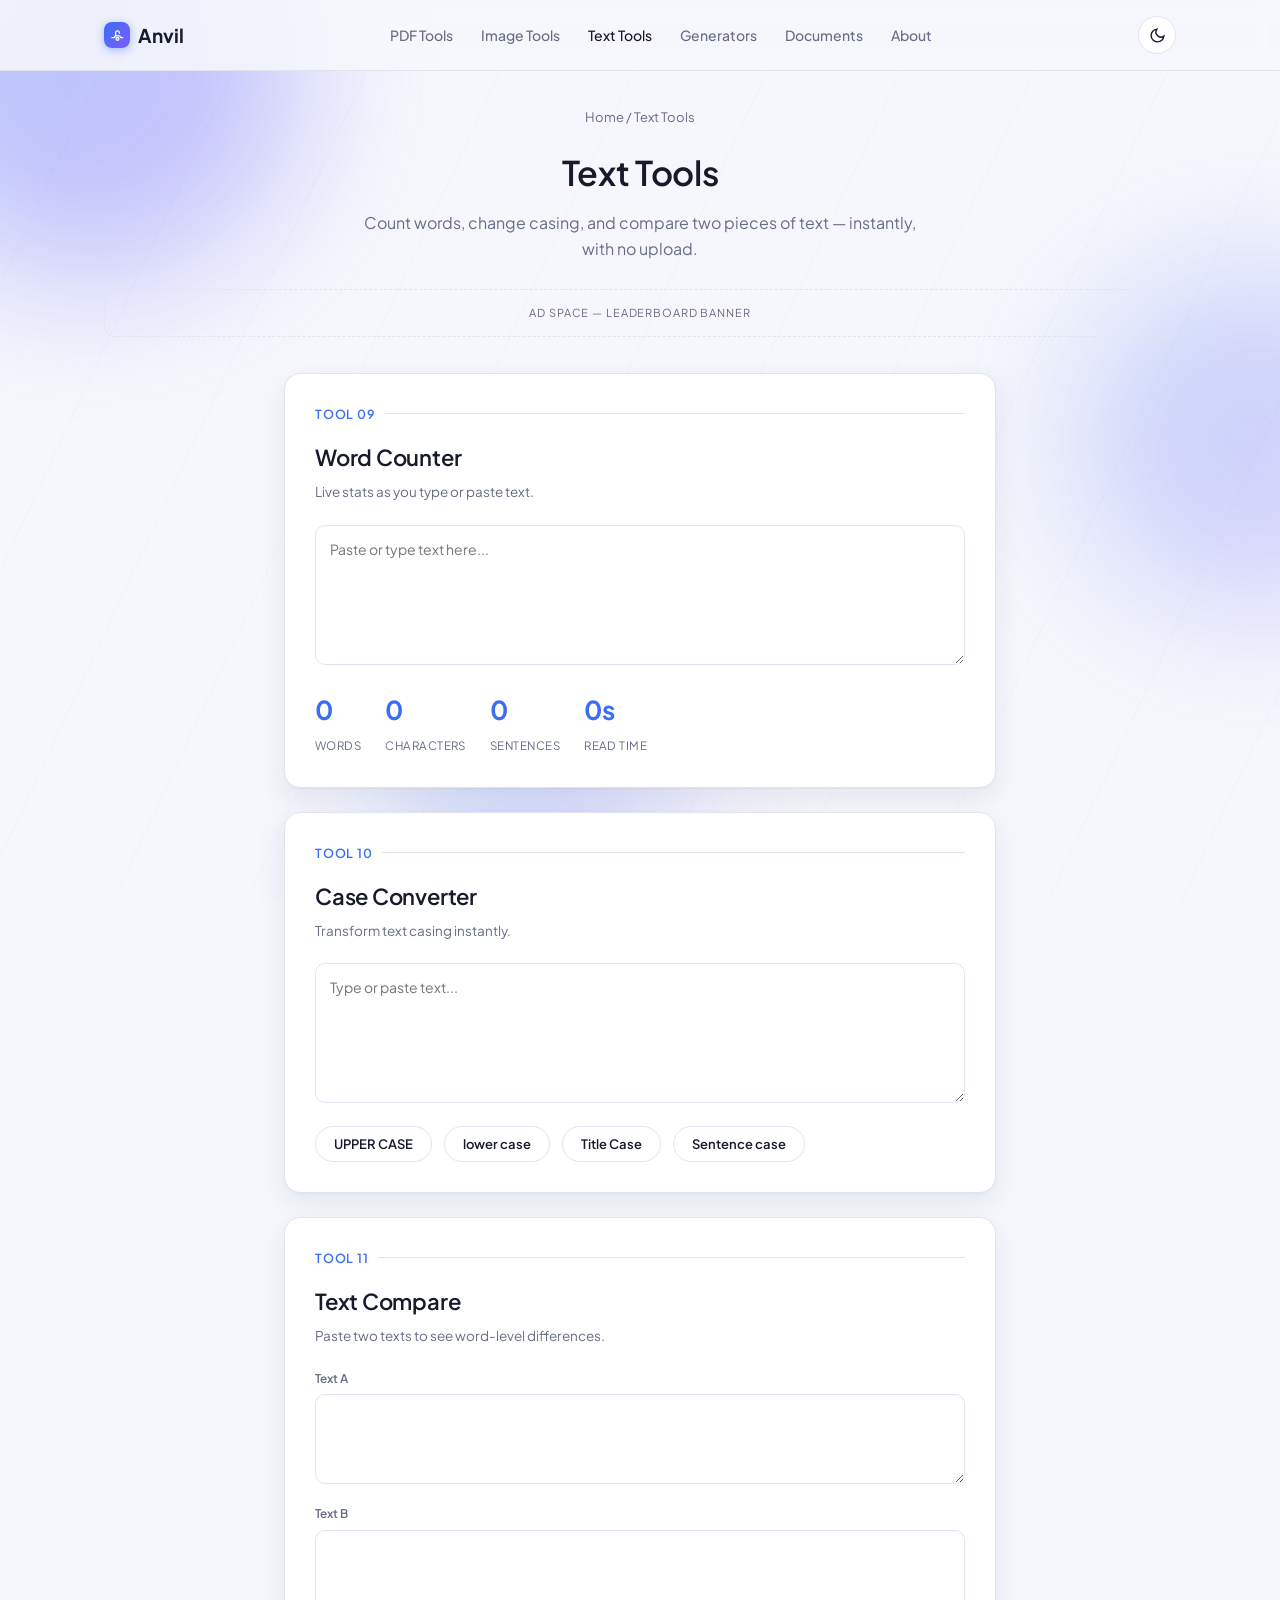
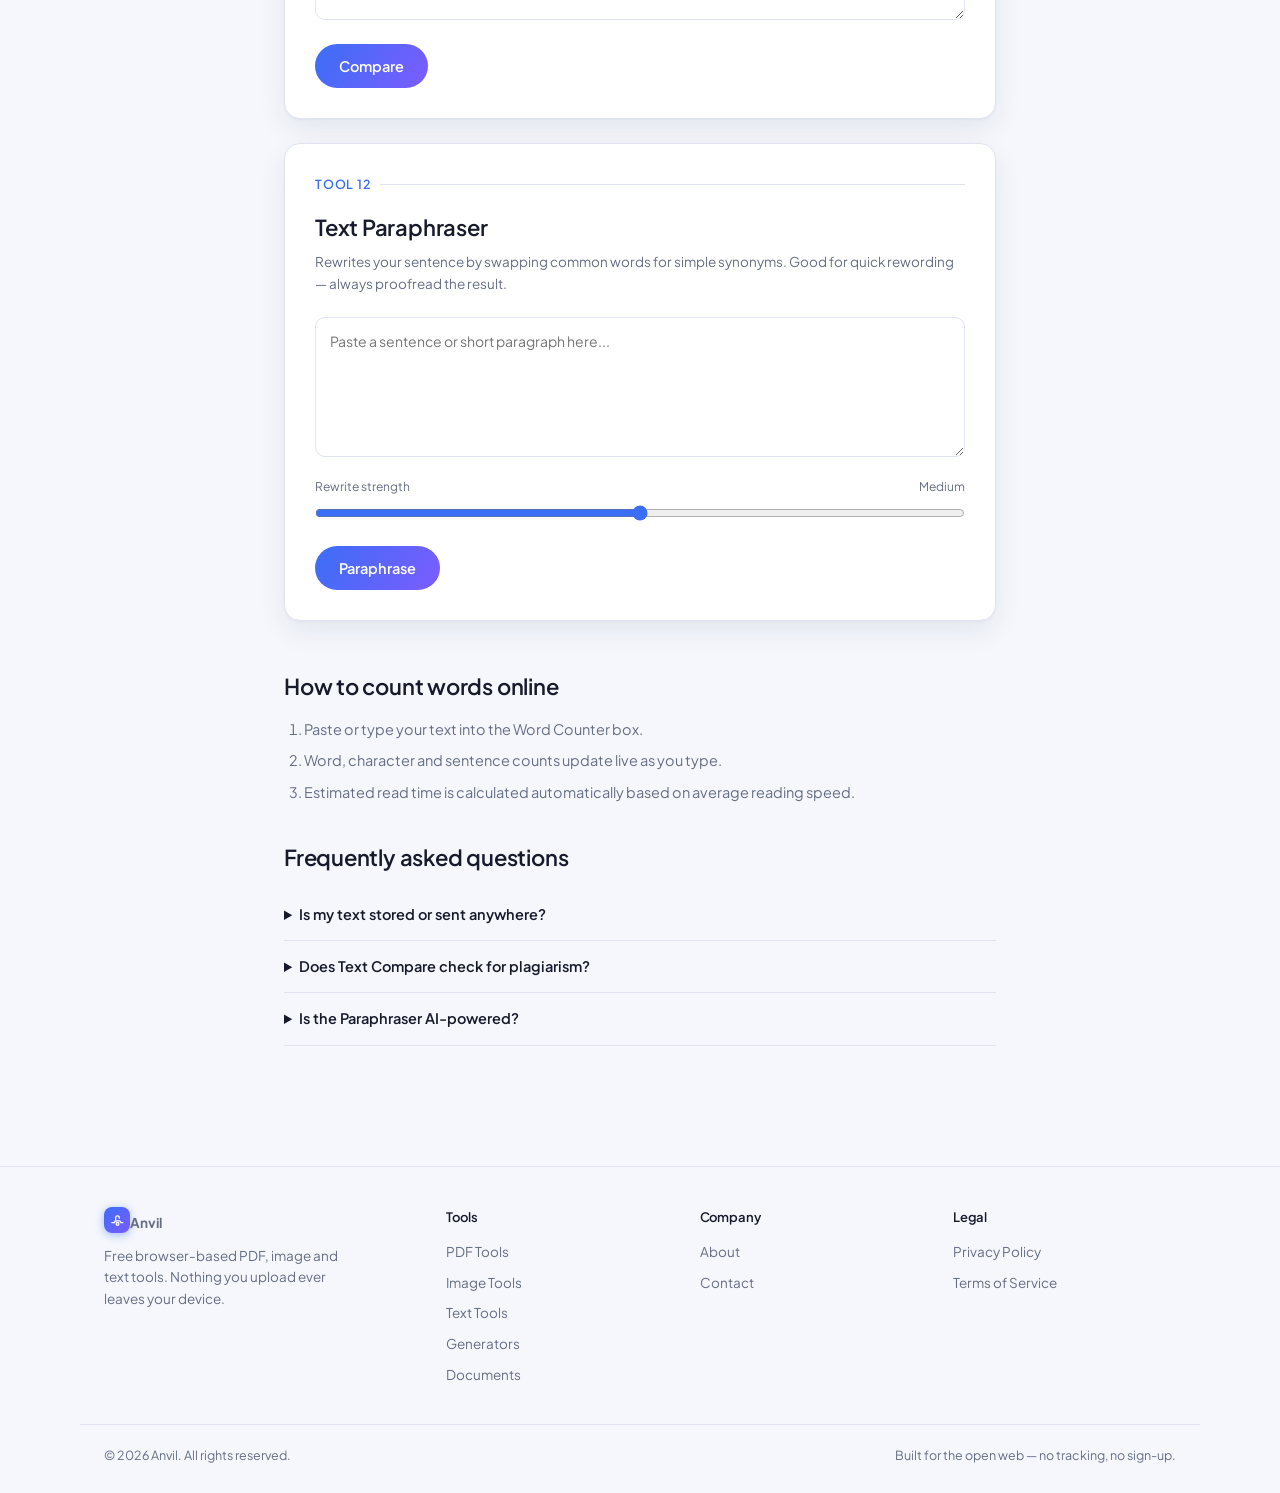
<file: text-tools.html>
<!DOCTYPE html>
<html lang="en">
<head>
  <script async src="https://pagead2.googlesyndication.com/pagead/js/adsbygoogle.js?client=ca-pub-9794269917803109" crossorigin="anonymous"></script>
<meta charset="UTF-8">
<meta name="viewport" content="width=device-width, initial-scale=1.0">
<title>Free Text Tools — Word Counter, Case Converter, Compare & Paraphraser</title>
<meta name="description" content="Free online text tools: word and character counter, case converter, text comparison and a synonym-based paraphraser. No sign-up, runs entirely in your browser.">
<link rel="canonical" href="https://anvil.example.com/text-tools.html">
<meta property="og:title" content="Free Text Tools — Word Counter, Case Converter, Compare & Paraphraser">
<meta property="og:description" content="Free online text tools: word and character counter, case converter, text comparison and a synonym-based paraphraser. No sign-up, runs entirely in your browser.">
<meta property="og:type" content="website">
<meta name="robots" content="index, follow">
<link rel="icon" href="data:image/svg+xml,<svg xmlns=%22http://www.w3.org/2000/svg%22 viewBox=%220 0 32 32%22><rect width=%2232%22 height=%2232%22 rx=%228%22 fill=%22%233b6ef6%22/><path d=%22M5 21h4l2-4h10l3 4h3v2a1.5 1.5 0 0 1-1.5 1.5h-19A1.5 1.5 0 0 1 5 23z%22 fill=%22%23fff%22/><path d=%22M11.5 17v-5a4.5 4.5 0 0 1 4.5-4.5 4.5 4.5 0 0 1 4.5 4.5v1%22 stroke=%22%23fff%22 stroke-width=%222%22 fill=%22none%22 stroke-linecap=%22round%22/><rect x=%2213.5%22 y=%2223.5%22 width=%225%22 height=%224.5%22 rx=%221%22 fill=%22%23fff%22/></svg>">
<link rel="preconnect" href="https://fonts.googleapis.com">
<link href="https://fonts.googleapis.com/css2?family=Plus+Jakarta+Sans:wght@400;500;600;700;800&display=swap" rel="stylesheet">
<link rel="stylesheet" href="assets/style.css">

</head>
<body>
<div class="bg-orbs"><span></span><span></span><span></span></div>
<div class="bg-strip"></div>
<header class="site">
  <div class="nav-row">
    <a class="brand" href="index.html"><span class="mark"><svg viewBox="0 0 24 24" fill="none" stroke="#fff" stroke-width="2" stroke-linecap="round" stroke-linejoin="round"><path d="M3 17h4l1.5-3h7l2 3h3"/><path d="M9 14V9a3 3 0 0 1 3-3 3 3 0 0 1 3 3v1"/><rect x="10" y="17" width="4" height="4" rx="1"/></svg></span>Anvil</a>
    <nav class="nav-links" id="navLinks">
      <a href="pdf-tools.html" class="">PDF Tools</a>
      <a href="image-tools.html" class="">Image Tools</a>
      <a href="text-tools.html" class="active">Text Tools</a>
      <a href="generators.html" class="">Generators</a>
      <a href="documents.html" class="">Documents</a>
      <a href="about.html" class="">About</a>
    </nav>
    <div class="nav-right">
      <button class="theme-btn" onclick="toggleTheme()" aria-label="Toggle dark mode">
        <svg id="iconSun" style="display:none" viewBox="0 0 24 24" fill="none" stroke="currentColor" stroke-width="2"><circle cx="12" cy="12" r="4"/><path d="M12 2v2M12 20v2M4.93 4.93l1.41 1.41M17.66 17.66l1.41 1.41M2 12h2M20 12h2M6.34 17.66l-1.41 1.41M19.07 4.93l-1.41 1.41"/></svg>
        <svg id="iconMoon" viewBox="0 0 24 24" fill="none" stroke="currentColor" stroke-width="2"><path d="M21 12.79A9 9 0 1 1 11.21 3 7 7 0 0 0 21 12.79z"/></svg>
      </button>
      <button class="menu-toggle" onclick="toggleMenu()" aria-label="Menu">
        <svg width="22" height="22" viewBox="0 0 24 24" fill="none" stroke="currentColor" stroke-width="2"><path d="M3 6h18M3 12h18M3 18h18"/></svg>
      </button>
    </div>
  </div>
</header>

<div class="wrap page-intro" style="padding-top:36px;">
  <div class="breadcrumb"><a href="index.html">Home</a> / Text Tools</div>
  <h1 style="font-size:34px;">Text Tools</h1>
  <p style="color:var(--muted); margin-top:10px;">Count words, change casing, and compare two pieces of text — instantly, with no upload.</p>
</div>

<div class="ad-slot" style="margin-top:28px;"><div class="box">ad space — leaderboard banner</div></div>

<section class="section" style="padding-top:28px;">
  <div class="wrap col-narrow">

    <div class="workspace">
      <span class="cat-label" style="margin-top:0;">Tool 09</span>
      <h2>Word Counter</h2>
      <p class="sub">Live stats as you type or paste text.</p>
      <textarea id="wcText" placeholder="Paste or type text here..." oninput="updateWordCount()"></textarea>
      <div class="stat-row">
        <div class="stat"><b id="wcWords">0</b><span>words</span></div>
        <div class="stat"><b id="wcChars">0</b><span>characters</span></div>
        <div class="stat"><b id="wcSentences">0</b><span>sentences</span></div>
        <div class="stat"><b id="wcReadTime">0s</b><span>read time</span></div>
      </div>
    </div>

    <div class="workspace" style="margin-top:24px;">
      <span class="cat-label" style="margin-top:0;">Tool 10</span>
      <h2>Case Converter</h2>
      <p class="sub">Transform text casing instantly.</p>
      <textarea id="caseText" placeholder="Type or paste text..."></textarea>
      <div class="row" style="margin-top:16px;">
        <button class="btn btn-ghost btn-sm" onclick="convCase('upper')">UPPER CASE</button>
        <button class="btn btn-ghost btn-sm" onclick="convCase('lower')">lower case</button>
        <button class="btn btn-ghost btn-sm" onclick="convCase('title')">Title Case</button>
        <button class="btn btn-ghost btn-sm" onclick="convCase('sentence')">Sentence case</button>
      </div>
    </div>

    <div class="workspace" style="margin-top:24px;">
      <span class="cat-label" style="margin-top:0;">Tool 11</span>
      <h2>Text Compare</h2>
      <p class="sub">Paste two texts to see word-level differences.</p>
      <div class="field" style="margin-top:0;"><label>Text A</label><textarea id="diffA" style="min-height:90px;"></textarea></div>
      <div class="field"><label>Text B</label><textarea id="diffB" style="min-height:90px;"></textarea></div>
      <button class="btn btn-primary" onclick="runDiff()" style="margin-top:18px;">Compare</button>
      <div class="result" id="diffResult" style="line-height:1.8;"></div>
    </div>

    <div class="workspace" style="margin-top:24px;">
      <span class="cat-label" style="margin-top:0;">Tool 12</span>
      <h2>Text Paraphraser</h2>
      <p class="sub">Rewrites your sentence by swapping common words for simple synonyms. Good for quick rewording — always proofread the result.</p>
      <textarea id="paraIn" placeholder="Paste a sentence or short paragraph here..."></textarea>
      <div class="field" style="margin-top:14px;">
        <div class="range-label"><span>Rewrite strength</span><span id="paraStrVal">Medium</span></div>
        <input type="range" id="paraStrength" min="1" max="3" value="2" oninput="document.getElementById('paraStrVal').textContent=['Light','Medium','Strong'][this.value-1];">
      </div>
      <button class="btn btn-primary" onclick="runParaphrase()" style="margin-top:18px;">Paraphrase</button>
      <div class="result" id="paraResult" style="white-space:pre-wrap;"></div>
    </div>

    <div class="howto">
      <h2>How to count words online</h2>
      <ol>
        <li>Paste or type your text into the Word Counter box.</li>
        <li>Word, character and sentence counts update live as you type.</li>
        <li>Estimated read time is calculated automatically based on average reading speed.</li>
      </ol>
    </div>

    <div class="faq">
      <h2 style="font-size:22px; margin-bottom:14px;">Frequently asked questions</h2>
      <details><summary>Is my text stored or sent anywhere?</summary><p>No. All text tools run entirely in your browser using JavaScript — nothing is transmitted or saved.</p></details>
      <details><summary>Does Text Compare check for plagiarism?</summary><p>It highlights word-level differences between two texts you provide; it does not search the internet for matches.</p></details>
      <details><summary>Is the Paraphraser AI-powered?</summary><p>No — it uses a built-in synonym dictionary to swap common words, entirely on your device. It's a quick rewording aid, not a full AI rewrite, so always review the output.</p></details>
    </div>

  </div>
</section>
<footer class="site">
  <div class="foot-grid">
    <div>
      <a class="brand" href="index.html"><span class="mark"><svg viewBox="0 0 24 24" fill="none" stroke="#fff" stroke-width="2" stroke-linecap="round" stroke-linejoin="round"><path d="M3 17h4l1.5-3h7l2 3h3"/><path d="M9 14V9a3 3 0 0 1 3-3 3 3 0 0 1 3 3v1"/><rect x="10" y="17" width="4" height="4" rx="1"/></svg></span>Anvil</a>
      <p style="font-size:13.5px; color:var(--muted); margin-top:12px; max-width:240px;">Free browser-based PDF, image and text tools. Nothing you upload ever leaves your device.</p>
    </div>
    <div>
      <h4>Tools</h4>
      <a href="pdf-tools.html">PDF Tools</a>
      <a href="image-tools.html">Image Tools</a>
      <a href="text-tools.html">Text Tools</a>
      <a href="generators.html">Generators</a>
      <a href="documents.html">Documents</a>
    </div>
    <div>
      <h4>Company</h4>
      <a href="about.html">About</a>
      <a href="contact.html">Contact</a>
    </div>
    <div>
      <h4>Legal</h4>
      <a href="privacy.html">Privacy Policy</a>
      <a href="terms.html">Terms of Service</a>
    </div>
  </div>
  <div class="foot-bottom">
    <span>© <span id="year"></span> Anvil. All rights reserved.</span>
    <span>Built for the open web — no tracking, no sign-up.</span>
  </div>
</footer>
<script>document.getElementById('year').textContent = new Date().getFullYear();</script>
<script src="assets/main.js"></script>

</body>
</html>
</file>
<file: assets/style.css>
/* ============ TOKENS ============ */
:root{
  --bg:#f5f7fc;
  --surface:#ffffff;
  --surface-2:#eef1f9;
  --ink:#161a2b;
  --muted:#666e85;
  --line:#dfe4f0;
  --accent:#3b6ef6;
  --accent-2:#7c5cff;
  --accent-ink:#ffffff;
  --accent-soft:#eaf0ff;
  --success:#1f8a4c;
  --success-bg:#eaf7ee;
  --shadow:0 1px 2px rgba(30,41,80,0.04), 0 10px 28px rgba(30,41,80,0.08);
  --radius:16px;
  --radius-sm:10px;
  --font-display:'Plus Jakarta Sans', sans-serif;
  --font-body:'Plus Jakarta Sans', sans-serif;
  --font-mono:'Plus Jakarta Sans', sans-serif;
}
[data-theme="dark"]{
  --bg:#0b0e1a;
  --surface:#131729;
  --surface-2:#181d33;
  --ink:#eef0fa;
  --muted:#8c92ab;
  --line:#262c47;
  --accent:#5b86ff;
  --accent-2:#9b7bff;
  --accent-ink:#0b0e1a;
  --accent-soft:#1b2247;
  --success:#3fcd7d;
  --success-bg:#10271a;
  --shadow:0 1px 2px rgba(0,0,0,0.3), 0 10px 30px rgba(0,0,0,0.4);
}

*{box-sizing:border-box; margin:0; padding:0;}
html{scroll-behavior:smooth;}
body{
  background:var(--bg);
  color:var(--ink);
  font-family:var(--font-body);
  line-height:1.6;
  font-size:16px;
  transition:background .25s ease, color .25s ease;
  position:relative;
  overflow-x:hidden;
}

/* ============ LIVE ANIMATED BACKGROUND ============ */
.bg-orbs{
  position:fixed; inset:0; z-index:-1; overflow:hidden; pointer-events:none;
}
.bg-orbs span{
  position:absolute; border-radius:50%; filter:blur(70px); opacity:.35;
  background:linear-gradient(135deg, var(--accent), var(--accent-2));
  animation:float 22s ease-in-out infinite;
}
.bg-orbs span:nth-child(1){width:420px; height:420px; top:-140px; left:-120px; animation-duration:26s;}
.bg-orbs span:nth-child(2){width:340px; height:340px; top:30%; right:-140px; animation-duration:30s; animation-delay:-6s; opacity:.25;}
.bg-orbs span:nth-child(3){width:300px; height:300px; bottom:-120px; left:30%; animation-duration:24s; animation-delay:-12s; opacity:.22;}
[data-theme="dark"] .bg-orbs span{opacity:.18;}
@keyframes float{
  0%,100%{transform:translate(0,0) scale(1);}
  33%{transform:translate(40px,30px) scale(1.08);}
  66%{transform:translate(-30px,20px) scale(0.95);}
}
@media(prefers-reduced-motion:reduce){ .bg-orbs span{animation:none;} }

.bg-strip{
  position:fixed; inset:0; z-index:-1; pointer-events:none;
  background-image:repeating-linear-gradient(115deg, transparent 0 120px, color-mix(in srgb, var(--accent) 6%, transparent) 120px 121px);
  background-size:300% 300%;
  animation:driftStrip 40s linear infinite;
  opacity:.5;
}
@keyframes driftStrip{
  0%{background-position:0% 0%;}
  100%{background-position:100% 100%;}
}
@media(prefers-reduced-motion:reduce){ .bg-strip{animation:none;} }
a{color:inherit; text-decoration:none;}
img{max-width:100%; display:block;}
h1,h2,h3,h4{font-family:var(--font-display); font-weight:600; letter-spacing:-0.01em;}
.mono{font-family:var(--font-mono);}
.wrap{max-width:1120px; margin:0 auto; padding:0 24px;}
.col-narrow{max-width:760px; margin:0 auto;}
.page-intro{text-align:center; max-width:600px; margin:0 auto;}

/* ============ HEADER ============ */
header.site{
  position:sticky; top:0; z-index:100;
  background:color-mix(in srgb, var(--bg) 88%, transparent);
  backdrop-filter:blur(10px);
  border-bottom:1px solid var(--line);
}
.nav-row{
  max-width:1120px; margin:0 auto; padding:16px 24px;
  display:flex; align-items:center; justify-content:space-between; gap:16px;
}
.brand{
  display:flex; align-items:center; gap:8px;
  font-family:var(--font-display); font-weight:700; font-size:19px;
}
.brand .mark{
  width:26px; height:26px; border-radius:8px;
  background:linear-gradient(135deg, var(--accent), var(--accent-2));
  display:inline-flex; align-items:center; justify-content:center; flex-shrink:0;
  box-shadow:0 2px 8px color-mix(in srgb, var(--accent) 45%, transparent);
}
.brand .mark svg{width:15px; height:15px; display:block;}
.nav-links{display:flex; align-items:center; gap:28px;}
.nav-links a{
  font-size:14px; font-weight:500; color:var(--muted); transition:color .15s;
}
.nav-links a:hover, .nav-links a.active{color:var(--ink);}
.nav-right{display:flex; align-items:center; gap:14px;}
.theme-btn{
  width:38px; height:38px; border-radius:50%; border:1px solid var(--line);
  background:var(--surface); cursor:pointer; display:flex; align-items:center; justify-content:center;
  color:var(--ink); transition:border-color .15s, transform .15s;
}
.theme-btn:hover{border-color:var(--accent); transform:translateY(-1px);}
.theme-btn svg{width:17px; height:17px;}
.menu-toggle{display:none; background:none; border:none; cursor:pointer; color:var(--ink);}
@media(max-width:760px){
  .nav-links{
    position:fixed; top:64px; left:0; right:0; background:var(--bg);
    border-bottom:1px solid var(--line); flex-direction:column; align-items:flex-start;
    padding:20px 24px; gap:18px; transform:translateY(-150%); transition:transform .25s ease; z-index:90;
  }
  .nav-links.open{transform:translateY(0);}
  .menu-toggle{display:block;}
}

/* ============ HERO ============ */
.hero{padding:90px 0 56px; text-align:center;}
.eyebrow{
  font-size:13px; font-weight:600; letter-spacing:.04em;
  color:var(--accent); display:inline-flex; align-items:center; gap:8px; margin-bottom:20px;
  background:var(--accent-soft); padding:7px 16px; border-radius:999px;
}
.eyebrow::before{content:""; width:6px; height:6px; border-radius:50%; background:var(--accent);}
.hero h1{font-size:clamp(36px,5.6vw,58px); line-height:1.08; max-width:780px; margin:0 auto;}
.hero h1 .accent{background:linear-gradient(120deg, var(--accent), var(--accent-2)); -webkit-background-clip:text; background-clip:text; color:transparent;}
.hero p.lead{font-size:17.5px; color:var(--muted); max-width:560px; margin:18px auto 0;}
.hero-cta{display:flex; gap:12px; margin-top:32px; flex-wrap:wrap; justify-content:center;}

.search-bar{
  margin:40px auto 0; max-width:640px; display:flex; align-items:center; gap:12px;
  background:var(--surface); border:1.5px solid var(--line); border-radius:999px;
  padding:8px 8px 8px 26px; box-shadow:var(--shadow);
  transition:border-color .2s, box-shadow .2s;
}
.search-bar:focus-within{border-color:var(--accent); box-shadow:0 0 0 4px var(--accent-soft);}
.search-bar svg{width:19px; height:19px; color:var(--muted); flex-shrink:0;}
.search-bar input{
  flex:1; border:none; outline:none; background:transparent; padding:16px 0; font-size:16px; color:var(--ink); font-family:var(--font-body);
}
.search-bar button{
  background:linear-gradient(120deg, var(--accent), var(--accent-2)); color:#fff; border:none;
  padding:14px 26px; border-radius:999px; font-weight:600; font-size:14px; cursor:pointer; flex-shrink:0;
}

/* ============ BUTTONS ============ */
.btn{
  display:inline-flex; align-items:center; gap:8px; padding:13px 24px; border-radius:999px;
  font-weight:600; font-size:14.5px; cursor:pointer; border:none; transition:transform .15s, box-shadow .15s, background .15s;
  font-family:var(--font-body);
}
.btn-primary{background:linear-gradient(120deg, var(--accent), var(--accent-2)); color:var(--accent-ink);}
.btn-primary:hover{transform:translateY(-2px); box-shadow:0 10px 24px color-mix(in srgb, var(--accent) 35%, transparent);}
.btn-ghost{background:var(--surface); color:var(--ink); border:1.5px solid var(--line);}
.btn-ghost:hover{border-color:var(--accent); color:var(--accent);}
.btn:disabled{opacity:.4; cursor:not-allowed; transform:none !important;}
.btn-sm{padding:9px 18px; font-size:13px;}

/* ============ SECTIONS / CATEGORY GRID ============ */
.section{padding:60px 0;}
.section-head{text-align:center; margin-bottom:32px;}
.section-head h2{font-size:30px;}
.section-head p{color:var(--muted); font-size:14.5px; margin-top:8px;}

.cat-grid{display:grid; grid-template-columns:repeat(auto-fit,minmax(250px,1fr)); gap:18px;}
.cat-card{
  background:var(--surface); border:1px solid var(--line); border-radius:var(--radius);
  padding:28px; transition:transform .18s, box-shadow .18s, border-color .18s;
}
.cat-card:hover{transform:translateY(-5px); box-shadow:var(--shadow); border-color:var(--accent);}
.cat-card .icon{
  width:46px; height:46px; border-radius:13px; background:var(--accent-soft); color:var(--accent);
  display:flex; align-items:center; justify-content:center; margin-bottom:18px;
}
.cat-card .icon svg{width:22px; height:22px;}
.cat-card h3{font-size:18px; margin-bottom:6px;}
.cat-card p{font-size:13.5px; color:var(--muted); margin-bottom:14px;}
.cat-card .count{font-size:12px; color:var(--accent); font-weight:600;}

/* ============ TOOL CARDS (tool list grid on category pages) ============ */
.tool-grid{display:grid; grid-template-columns:repeat(auto-fit,minmax(230px,1fr)); gap:14px;}
.tool-card{
  background:var(--surface); border:1px solid var(--line); border-radius:var(--radius);
  padding:20px; cursor:pointer; transition:transform .15s, box-shadow .15s, border-color .15s;
}
.tool-card:hover{transform:translateY(-3px); box-shadow:var(--shadow); border-color:var(--accent);}
.tool-card .num{font-size:12px; font-weight:700; color:var(--accent);}
.tool-card h3{font-size:16px; margin:6px 0 4px;}
.tool-card p{font-size:13px; color:var(--muted);}

/* ============ TOOL WORKSPACE ============ */
.workspace{
  background:var(--surface); border:1px solid var(--line); border-radius:var(--radius);
  padding:30px; box-shadow:var(--shadow);
}
.workspace h2{font-size:22px; margin-bottom:6px;}
.workspace .sub{font-size:13.5px; color:var(--muted); margin-bottom:22px;}
.drop{
  border:1.5px dashed var(--line); border-radius:var(--radius-sm); padding:34px; text-align:center;
  cursor:pointer; transition:border-color .2s, background .2s; background:var(--surface-2);
}
.drop:hover, .drop.drag{border-color:var(--accent); background:var(--accent-soft);}
.drop input{display:none;}
.drop svg{width:26px; height:26px; color:var(--muted); margin-bottom:10px;}
.drop p{font-size:13.5px; color:var(--muted);}
.drop p b{color:var(--ink);}
.file-list{margin-top:14px; font-size:13px;}
.file-list .f{
  display:flex; justify-content:space-between; padding:9px 12px; background:var(--surface-2);
  border:1px solid var(--line); border-radius:var(--radius-sm); margin-bottom:6px;
}
.result{margin-top:18px; padding:14px 16px; background:var(--success-bg); color:var(--success); border-radius:var(--radius-sm); font-size:14px; display:none; font-weight:500;}
.result.active{display:block;}
.row{display:flex; gap:12px; flex-wrap:wrap;}
.field{flex:1; min-width:140px; margin-top:14px;}
.field label{font-size:12px; font-weight:600; color:var(--muted); display:block; margin-bottom:6px;}
.field input[type=text], .field input[type=number], .field select{
  width:100%; padding:11px 12px; border:1px solid var(--line); border-radius:var(--radius-sm);
  font-size:14px; background:var(--surface); color:var(--ink); font-family:var(--font-body);
}
.field input:focus, .field select:focus, textarea:focus{outline:none; border-color:var(--accent);}
textarea{
  width:100%; min-height:140px; padding:14px; border:1px solid var(--line); border-radius:var(--radius-sm);
  font-family:var(--font-body); font-size:14px; resize:vertical; background:var(--surface); color:var(--ink);
}
.stat-row{display:flex; gap:24px; margin-top:18px; flex-wrap:wrap;}
.stat b{display:block; font-size:26px; font-weight:700; color:var(--accent);}
.stat span{font-size:11.5px; color:var(--muted); text-transform:uppercase; letter-spacing:.04em;}
.chk{display:flex; align-items:center; gap:8px; font-size:13.5px; margin-top:12px;}
#qr-box{margin-top:18px; display:flex; justify-content:center;}
.range-label{display:flex; justify-content:space-between; font-size:12px; color:var(--muted); margin-bottom:6px;}
input[type=range]{width:100%; accent-color:var(--accent);}

/* ============ HOW-TO / CONTENT (for SEO) ============ */
.howto{margin-top:48px;}
.howto h2{font-size:22px; margin-bottom:14px;}
.howto ol{padding-left:20px; color:var(--muted); font-size:14.5px;}
.howto li{margin-bottom:8px;}
.faq{margin-top:36px;}
.faq details{border-bottom:1px solid var(--line); padding:14px 0;}
.faq summary{cursor:pointer; font-weight:600; font-size:14.5px;}
.faq p{margin-top:10px; font-size:14px; color:var(--muted);}

/* ============ AD SLOTS ============ */
.ad-slot{padding:0 24px; max-width:1120px; margin:8px auto;}
.ad-slot .box{
  border:1px dashed var(--line); border-radius:var(--radius-sm); padding:14px; text-align:center;
  font-family:var(--font-mono); font-size:11px; color:var(--muted); text-transform:uppercase; letter-spacing:.08em;
}

/* ============ PROSE / LEGAL PAGES ============ */
.prose{max-width:760px; margin:0 auto; padding:56px 24px;}
.prose h1{font-size:32px; margin-bottom:8px;}
.prose .updated{font-size:13px; color:var(--muted); margin-bottom:32px; font-family:var(--font-mono);}
.prose h2{font-size:19px; margin-top:32px; margin-bottom:10px;}
.prose p, .prose li{color:var(--muted); font-size:14.5px; margin-bottom:10px;}
.prose ul{padding-left:20px;}

/* ============ FOOTER ============ */
footer.site{border-top:1px solid var(--line); margin-top:60px; padding:40px 0 28px;}
.foot-grid{
  max-width:1120px; margin:0 auto; padding:0 24px;
  display:grid; grid-template-columns:1.4fr 1fr 1fr 1fr; gap:30px;
}
.foot-grid h4{font-size:13px; margin-bottom:14px;}
.foot-grid a{display:block; font-size:13.5px; color:var(--muted); margin-bottom:9px; transition:color .15s;}
.foot-grid a:hover{color:var(--accent);}
.foot-bottom{
  max-width:1120px; margin:30px auto 0; padding:20px 24px 0; border-top:1px solid var(--line);
  font-size:12.5px; color:var(--muted); display:flex; justify-content:space-between; flex-wrap:wrap; gap:10px;
}
@media(max-width:680px){.foot-grid{grid-template-columns:1fr 1fr;}}

/* ============ MISC ============ */
.cat-label{
  font-size:12.5px; font-weight:600; text-transform:uppercase; letter-spacing:.06em;
  color:var(--accent); margin:44px 0 16px; display:flex; align-items:center; gap:10px;
}
.cat-label::after{content:""; flex:1; height:1px; background:var(--line);}
.breadcrumb{font-size:13px; color:var(--muted); margin-bottom:18px;}
.breadcrumb a:hover{color:var(--accent);}
</file>
